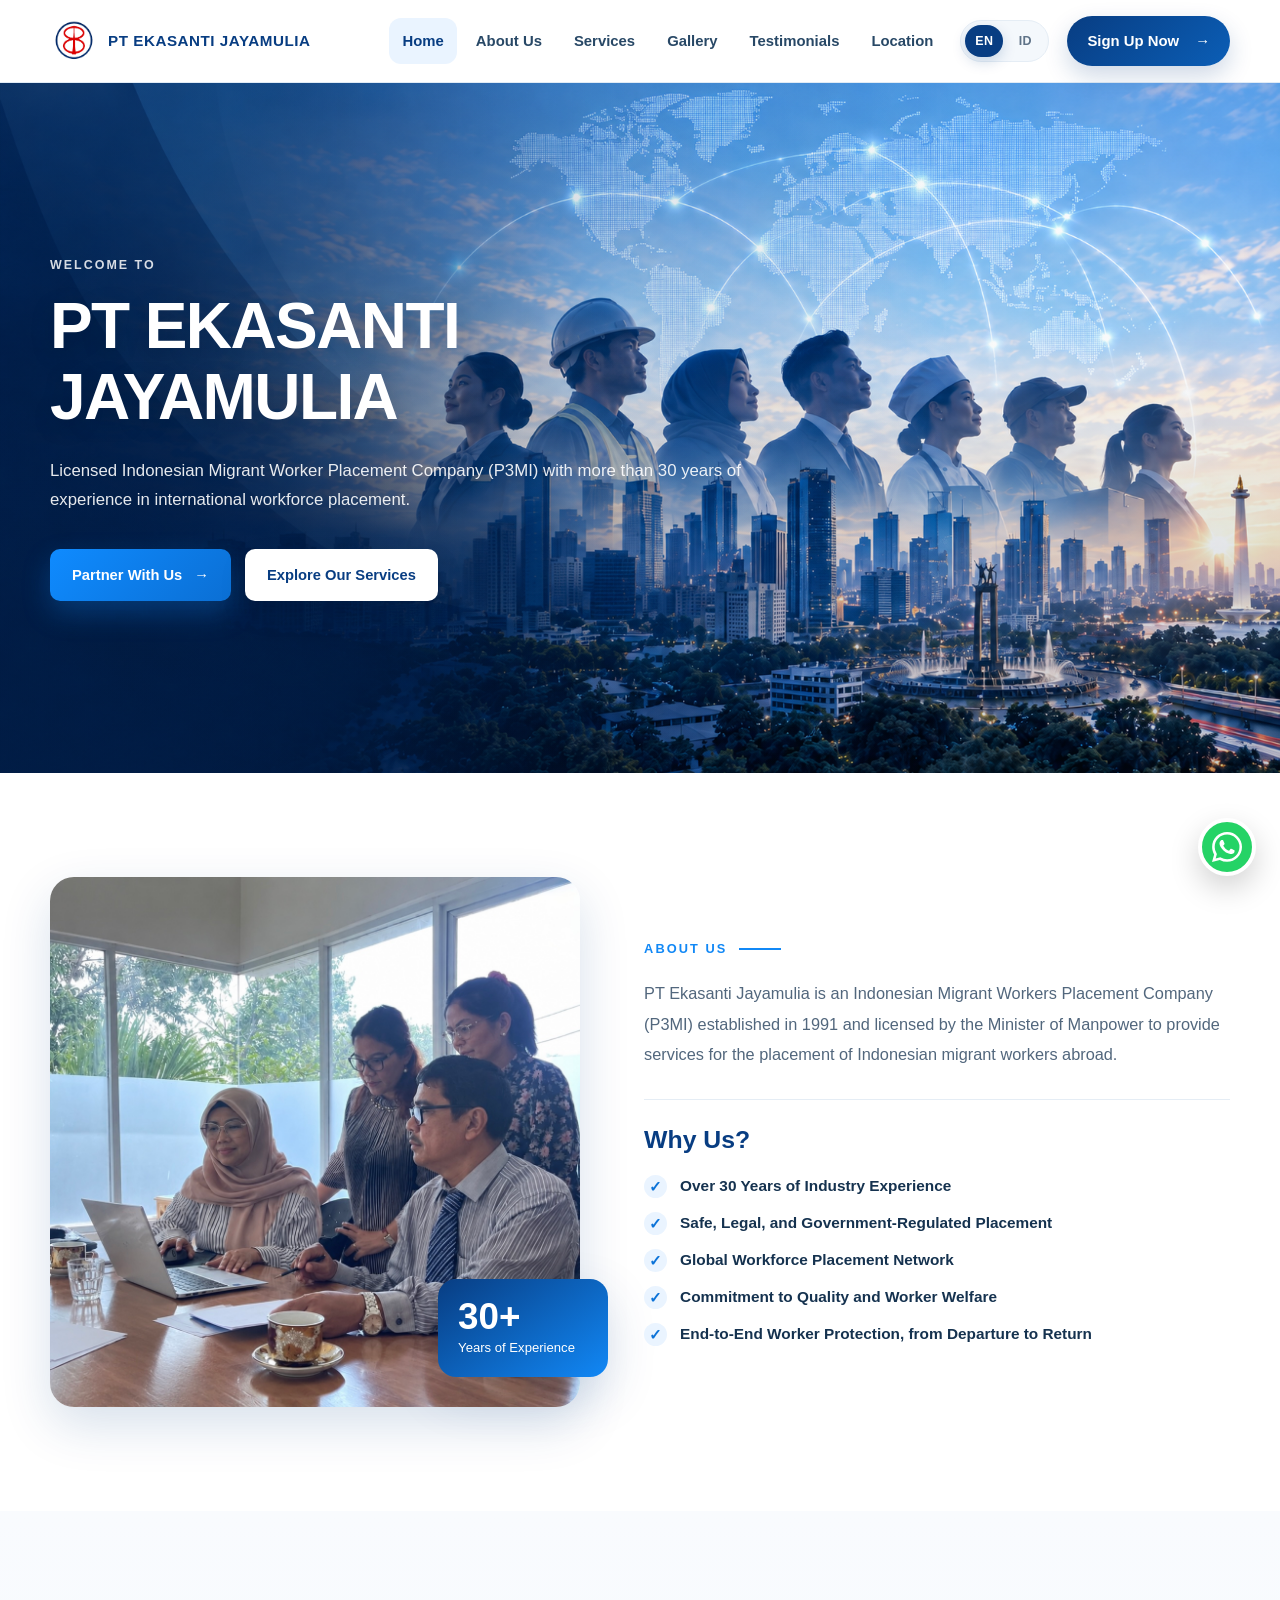
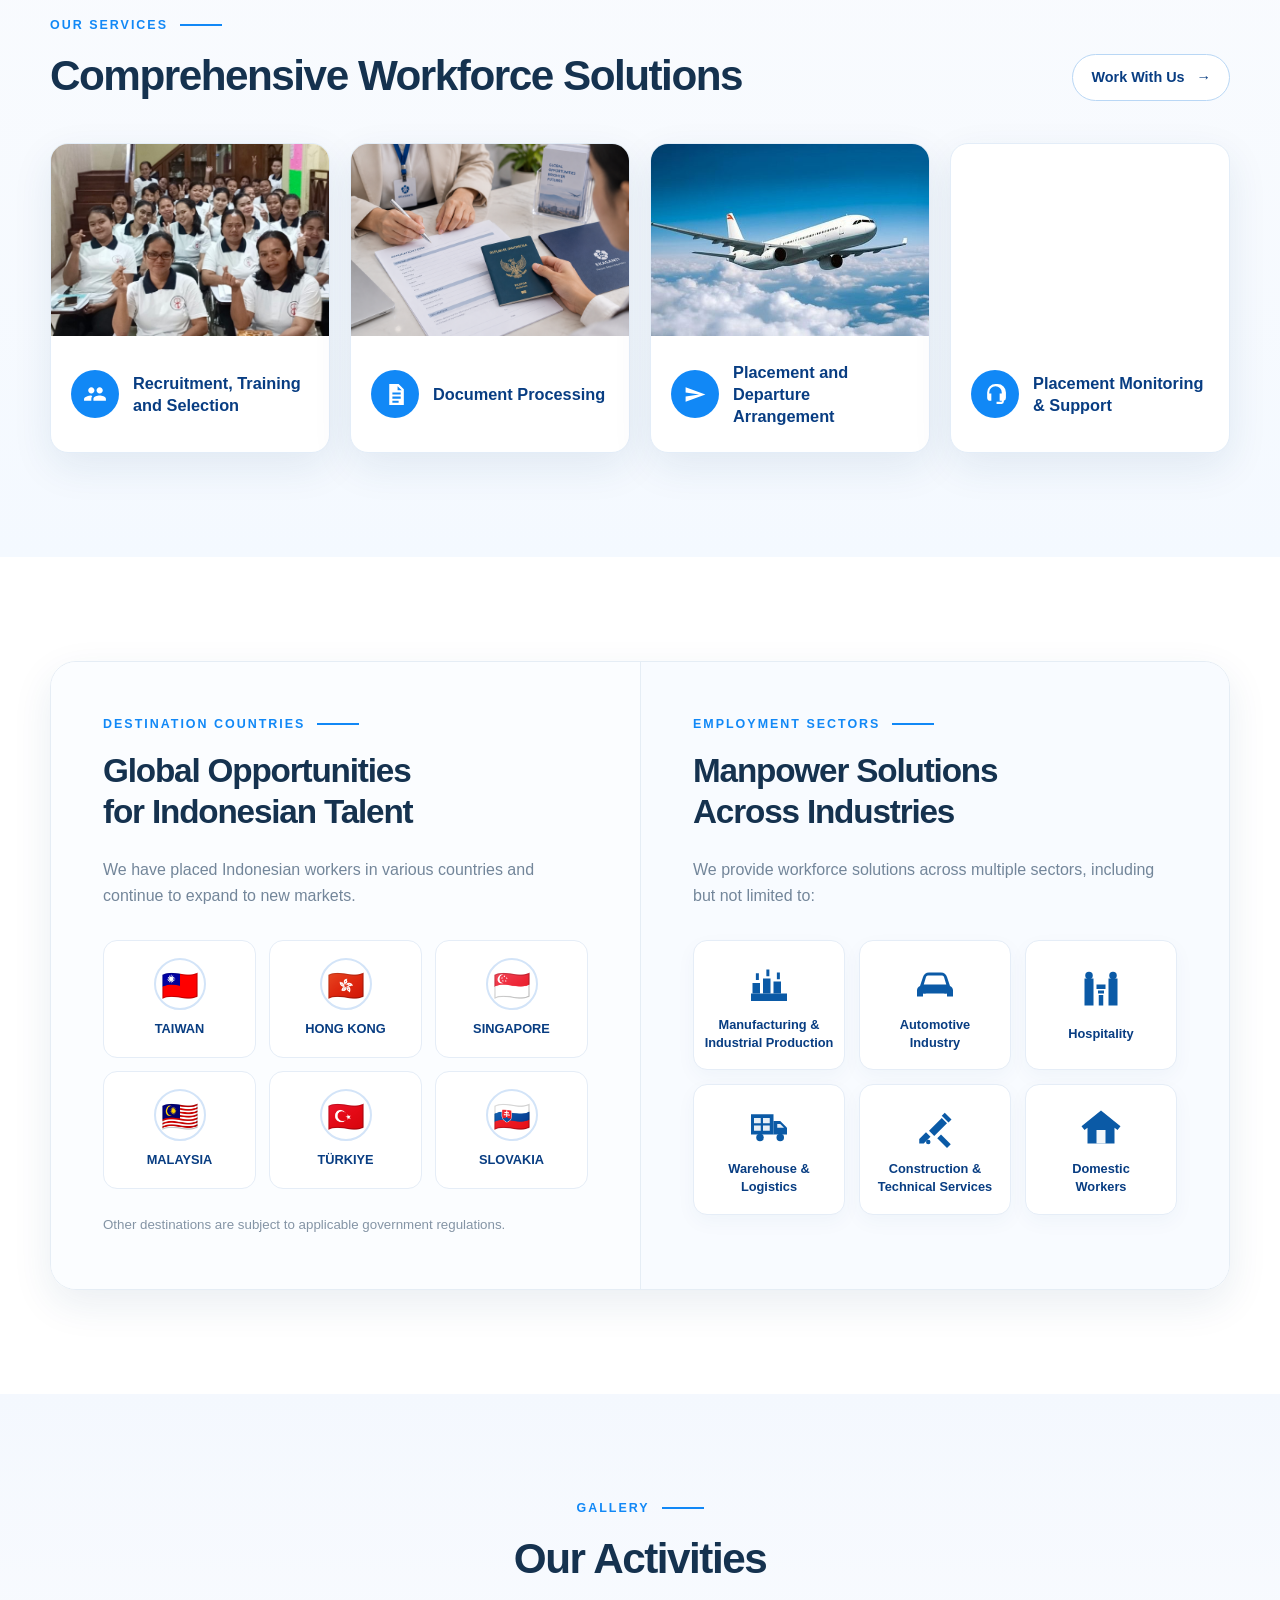
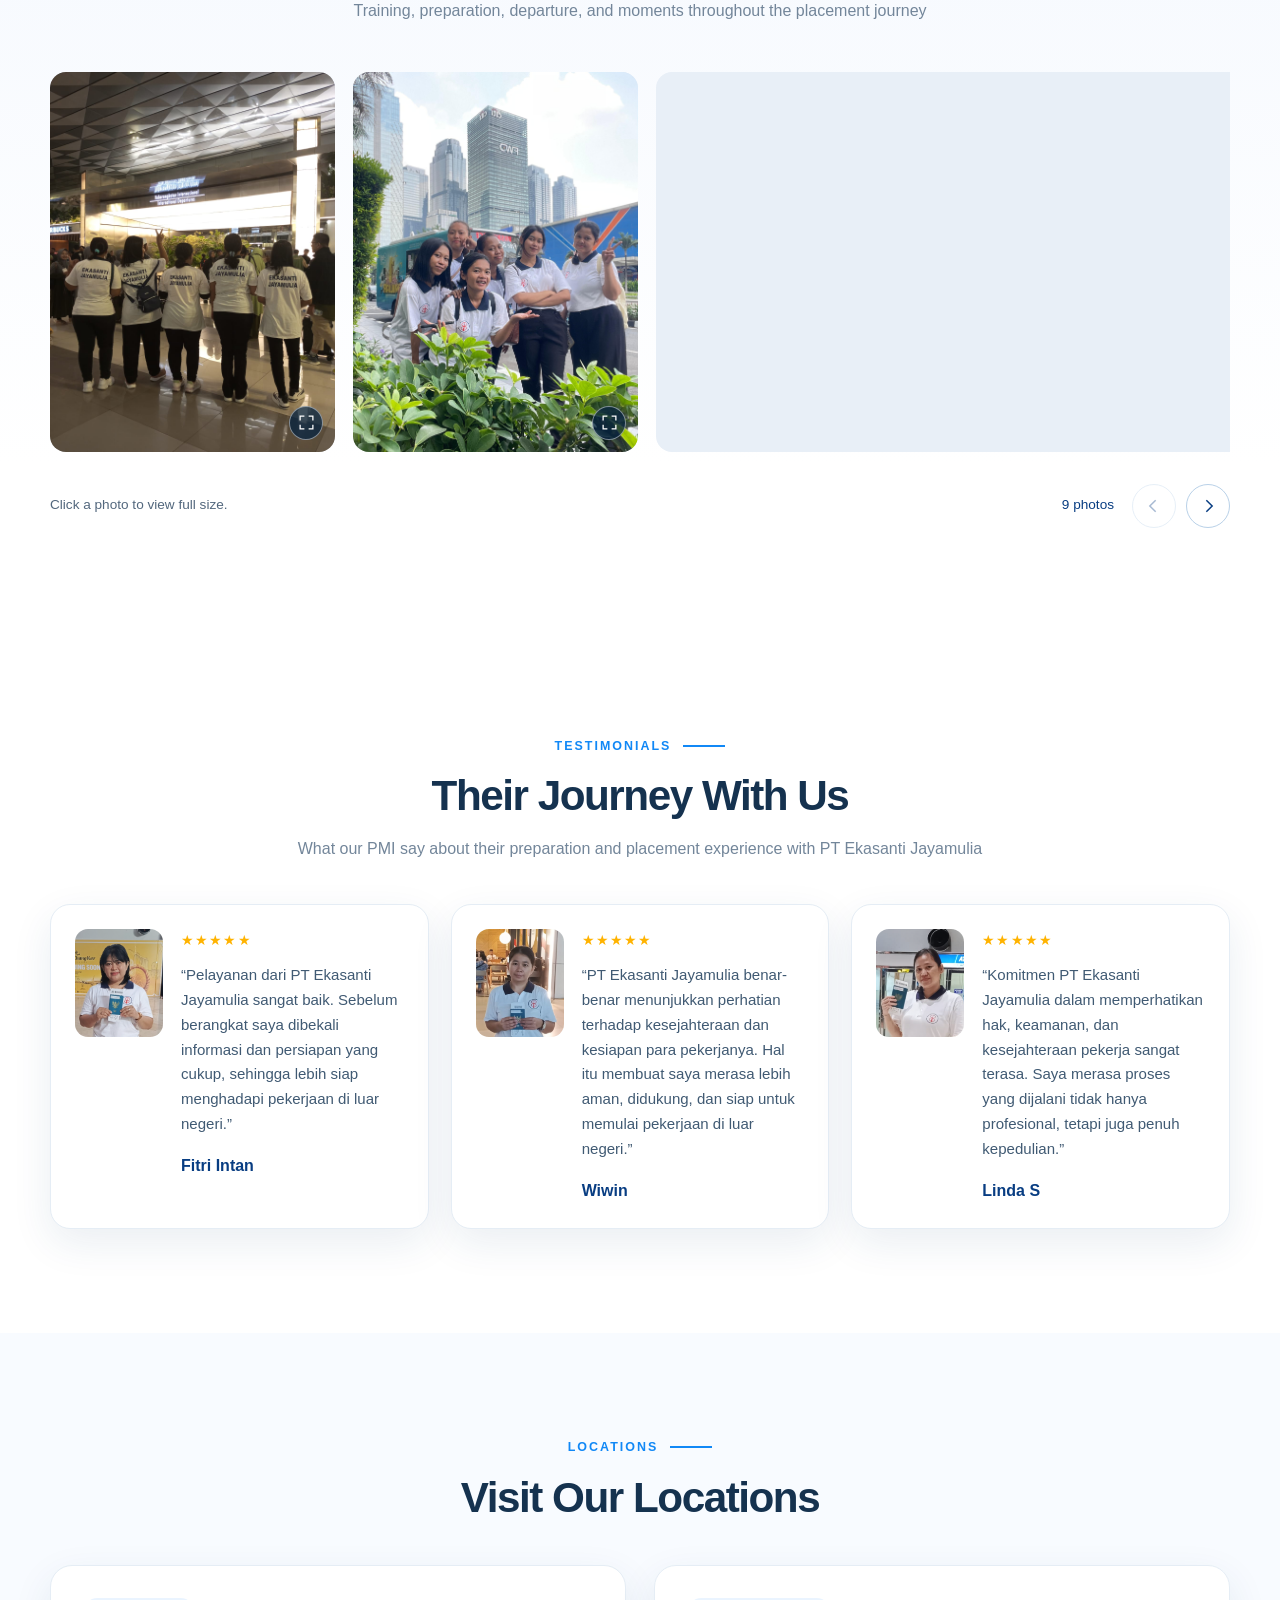
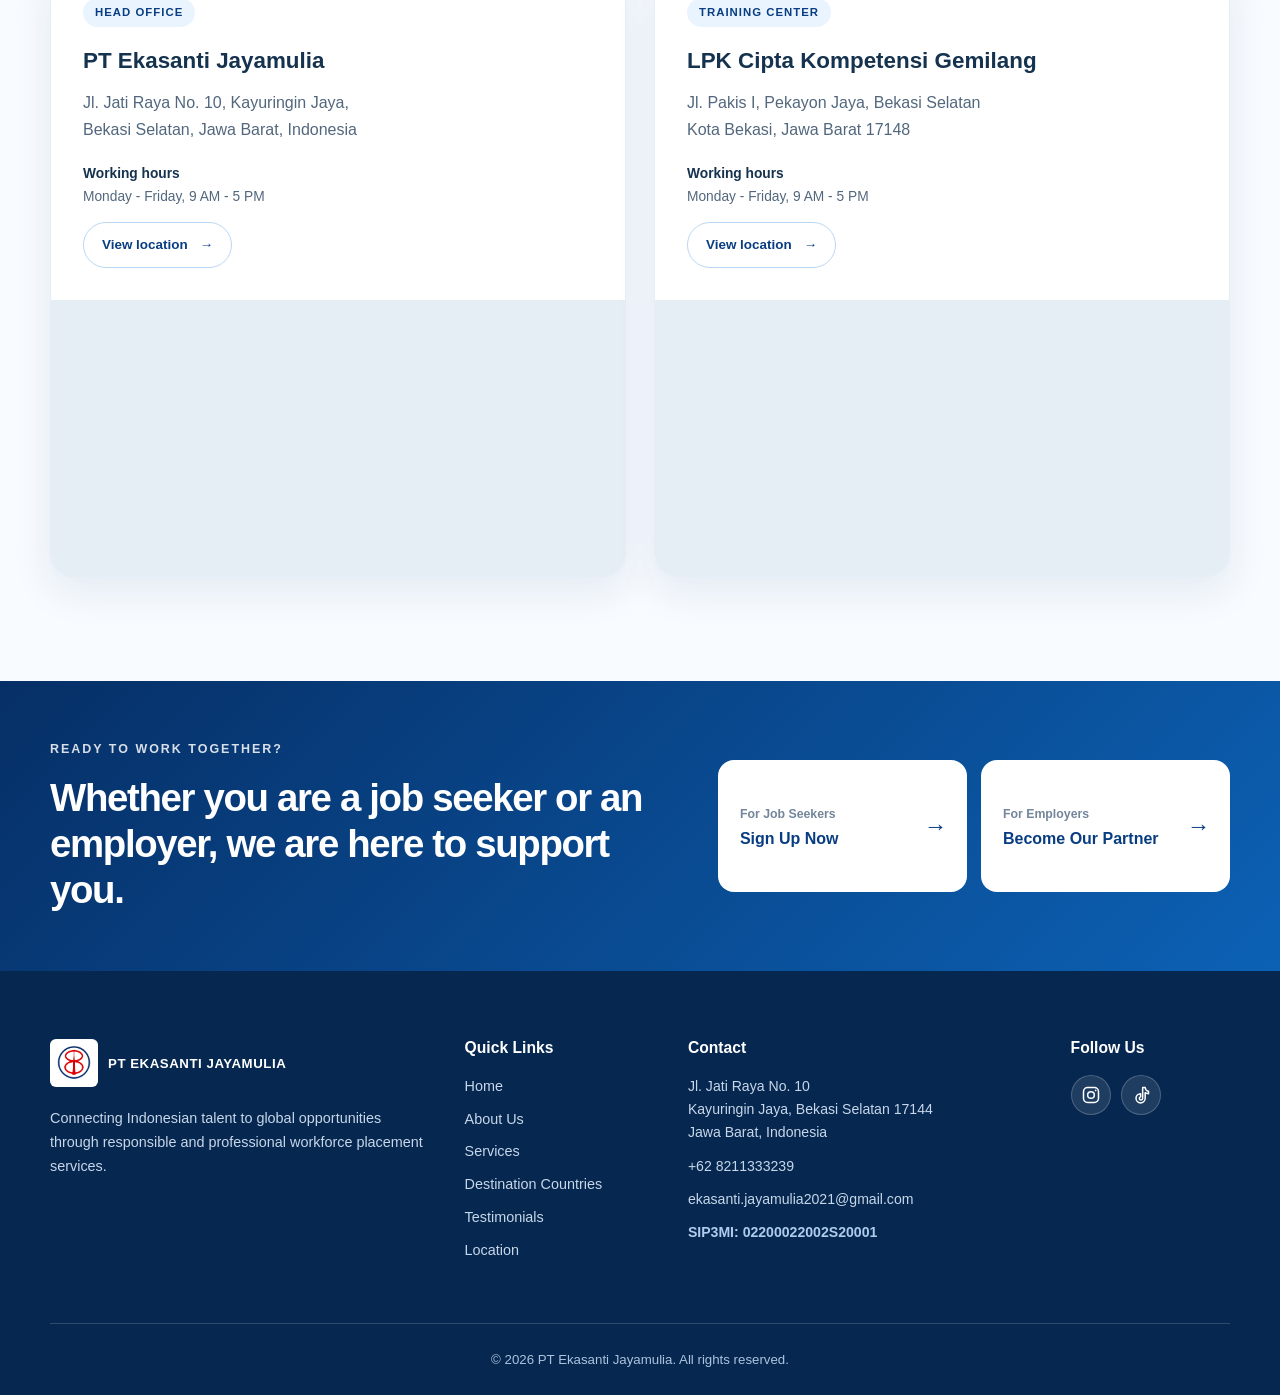
<file: index.html>
<!DOCTYPE html>

<html lang="en">
<head>
<meta charset="utf-8"/>
<meta content="width=device-width, initial-scale=1.0" name="viewport"/>
<title>PT Ekasanti Jayamulia | Licensed Indonesian Workforce Agency</title>
<meta name="description" content="PT Ekasanti Jayamulia has over 30 years of experience in international workforce recruitment and placement, connecting Indonesian talent with employment opportunities worldwide."/>
<meta name="robots" content="index, follow, max-image-preview:large"/>
<link rel="canonical" href="https://ptekasantijayamulia.com/"/>
<meta property="og:type" content="website"/>
<meta property="og:site_name" content="PT Ekasanti Jayamulia"/>
<meta property="og:title" content="PT Ekasanti Jayamulia | Licensed Indonesian Workforce Agency"/>
<meta property="og:description" content="PT Ekasanti Jayamulia has over 30 years of experience in international workforce recruitment and placement, connecting Indonesian talent with employment opportunities worldwide."/>
<meta property="og:url" content="https://ptekasantijayamulia.com/"/>
<meta property="og:image" content="https://ptekasantijayamulia.com/assets/hero.png"/>
<meta property="og:image:alt" content="PT Ekasanti Jayamulia - Licensed Indonesian Workforce Agency"/>
<meta name="twitter:card" content="summary_large_image"/>
<meta name="twitter:title" content="PT Ekasanti Jayamulia | Licensed Indonesian Workforce Agency"/>
<meta name="twitter:description" content="PT Ekasanti Jayamulia has over 30 years of experience in international workforce recruitment and placement, connecting Indonesian talent with employment opportunities worldwide."/>
<meta name="twitter:image" content="https://ptekasantijayamulia.com/assets/hero.png"/>
<script type="application/ld+json">
{
  "@context": "https://schema.org",
  "@type": "Organization",
  "name": "PT Ekasanti Jayamulia",
  "url": "https://ptekasantijayamulia.com/",
  "logo": "https://ptekasantijayamulia.com/assets/logo.png",
  "description": "PT Ekasanti Jayamulia has over 30 years of experience in international workforce recruitment and placement, connecting Indonesian talent with employment opportunities worldwide.",
  "telephone": "+62-821-1333-239",
  "email": "ekasanti.jayamulia2021@gmail.com",
  "address": {
    "@type": "PostalAddress",
    "streetAddress": "Jl. Jati Raya No. 10, Kayuringin Jaya",
    "addressLocality": "Bekasi Selatan",
    "addressRegion": "Jawa Barat",
    "postalCode": "17144",
    "addressCountry": "ID"
  },
  "sameAs": [
    "https://www.instagram.com/pt.ekasantijayamulia/",
    "https://www.tiktok.com/@ekasanti.jayamulia"
  ]
}
</script>
<link href="style.css" rel="stylesheet"/>
<link href="favicon.ico?v=20260921" rel="icon" type="image/x-icon"/>
<link href="assets/favicon-32x32.png?v=20260921" rel="icon" sizes="32x32" type="image/png"/>
<link href="assets/favicon-16x16.png?v=20260921" rel="icon" sizes="16x16" type="image/png"/>
<link href="assets/apple-touch-icon.png?v=20260921" rel="apple-touch-icon" sizes="180x180"/>
</head>
<body>
<header class="site-header">
<div class="container nav-wrap">
<a aria-label="PT Ekasanti Jayamulia home" class="brand" href="#home">
<img alt="PT Ekasanti Jayamulia logo" src="assets/logo.png"/>
<span>PT EKASANTI JAYAMULIA</span>
</a>
<button aria-controls="primary-navigation" aria-expanded="false" aria-label="Open navigation" class="nav-toggle-label nav-menu-button" hidden="" id="nav-menu-button" type="button"><span></span><span></span><span></span></button>
<nav aria-label="Primary navigation" class="main-nav" id="primary-navigation">
<a class="active" href="#home">Home</a>
<a href="#about">About Us</a>
<a href="#services">Services</a>
<a href="#gallery">Gallery</a>
<a href="#testimonials">Testimonials</a>
<a href="#location">Location</a>
<div aria-label="Language selector" class="language-switcher" role="group"><button aria-pressed="true" class="language-option active" data-lang="en" type="button">EN</button><button aria-pressed="false" class="language-option" data-lang="id" type="button">ID</button></div><a class="nav-cta" href="signup.html">Sign Up Now <span>→</span></a>
</nav>
</div>
</header>
<main>
<section class="hero" id="home">
<div class="hero-overlay"></div>
<div class="container hero-content">
<p class="eyebrow light">Welcome to</p>
<h1>PT Ekasanti Jayamulia</h1>
<p class="hero-copy">Licensed Indonesian Migrant Worker Placement Company (P3MI) with more than 30 years of experience in international workforce placement.</p>
<div class="hero-actions">
<a class="btn btn-primary" href="#partner">Partner With Us <span>→</span></a>
<a class="btn btn-light" href="#services">Explore Our Services</a>
</div>
</div>
</section>
<section aria-labelledby="about-title" class="section about" id="about">
<div class="container two-col about-grid">
<div class="about-image-wrap">
<img alt="PT Ekasanti Jayamulia team in a meeting" decoding="async" loading="lazy" src="assets/about.jpg"/>
<div class="experience-badge">
<strong>30+</strong>
<span>Years of Experience</span>
</div>
</div>
<div class="about-copy">
<h2 class="eyebrow" id="about-title">About Us <span aria-hidden="true"></span></h2>
<p>PT Ekasanti Jayamulia is an Indonesian Migrant Workers Placement Company (P3MI) established in 1991 and licensed by the Minister of Manpower to provide services for the placement of Indonesian migrant workers abroad.</p>
<div class="why-us">
<h3>Why Us?</h3>
<ul class="advantages-list">
<li>Over 30 Years of Industry Experience</li>
<li>Safe, Legal, and Government-Regulated Placement</li>
<li>Global Workforce Placement Network</li>
<li>Commitment to Quality and Worker Welfare</li>
<li>End-to-End Worker Protection, from Departure to Return</li>
</ul>
</div>
</div>
</div>
</section>
<section class="section services-section" id="services">
<div class="container">
<div class="section-heading split-heading">
<div>
<p class="eyebrow">Our Services <span></span></p>
<h2>Comprehensive Workforce Solutions</h2>
</div>
<a class="text-link" href="#partner">Work With Us <span>→</span></a>
</div>
<div class="service-grid">
<article class="service-card">
<img alt="Recruitment and training" decoding="async" loading="lazy" src="assets/service-recruitment.jpg"/>
<div class="service-body">
<span aria-hidden="true" class="icon-circle">
<svg viewbox="0 0 24 24"><path d="M16 11c1.66 0 3-1.34 3-3s-1.34-3-3-3-3 1.34-3 3 1.34 3 3 3ZM8 11c1.66 0 3-1.34 3-3S9.66 5 8 5 5 6.34 5 8s1.34 3 3 3Zm8 2c-2 0-6 1-6 3v2h12v-2c0-2-4-3-6-3ZM8 13c-2.33 0-7 1.17-7 3.5V18h7v-2c0-.85.33-1.59.91-2.22A8.97 8.97 0 0 0 8 13Z"></path></svg>
</span>
<h3>Recruitment, Training and Selection</h3>
</div>
</article>
<article class="service-card">
<img alt="Worker document processing" decoding="async" loading="lazy" src="assets/service-documents.jpg"/>
<div class="service-body">
<span aria-hidden="true" class="icon-circle">
<svg viewbox="0 0 24 24"><path d="M6 2h9l5 5v15H6V2Zm8 2v4h4l-4-4ZM9 12h8v-2H9v2Zm0 4h8v-2H9v2Zm0 4h6v-2H9v2Z"></path></svg>
</span>
<h3>Document Processing</h3>
</div>
</article>
<article class="service-card">
<img alt="Aircraft for worker placement and departure" decoding="async" loading="lazy" src="assets/service-departure.jpg"/>
<div class="service-body">
<span aria-hidden="true" class="icon-circle">
<svg viewbox="0 0 24 24"><path d="m2.5 19 19-7-19-7v5l13 2-13 2v5Z"></path></svg>
</span>
<h3>Placement and Departure Arrangement</h3>
</div>
</article>
<article class="service-card">
<img alt="Worker monitoring and support" decoding="async" loading="lazy" src="assets/service-monitoring.jpg"/>
<div class="service-body">
<span aria-hidden="true" class="icon-circle">
<svg viewbox="0 0 24 24"><path d="M12 2a8 8 0 0 0-8 8v5a3 3 0 0 0 3 3h1v-7H6v-1a6 6 0 1 1 12 0v1h-2v7h2v1h-5v2h5a2 2 0 0 0 2-2v-1a3 3 0 0 0 2-3v-5a8 8 0 0 0-8-8h-2Z"></path></svg>
</span>
<h3>Placement Monitoring &amp; Support</h3>
</div>
</article>
</div>
</div>
</section>
<section class="section opportunity-section" id="destinations">
<div class="container opportunity-grid">
<div class="opportunity-panel">
<p class="eyebrow">Destination Countries <span></span></p>
<h2>Global Opportunities<br/>for Indonesian Talent</h2>
<p class="muted">We have placed Indonesian workers in various countries and continue to expand to new markets.</p>
<div class="country-grid">
<div class="country"><span class="flag">🇹🇼</span><strong>Taiwan</strong></div>
<div class="country"><span class="flag">🇭🇰</span><strong>Hong Kong</strong></div>
<div class="country"><span class="flag">🇸🇬</span><strong>Singapore</strong></div>
<div class="country"><span class="flag">🇲🇾</span><strong>Malaysia</strong></div>
<div class="country"><span class="flag">🇹🇷</span><strong>Türkiye</strong></div>
<div class="country"><span class="flag">🇸🇰</span><strong>Slovakia</strong></div>
</div>
<small>Other destinations are subject to applicable government regulations.</small>
</div>
<div class="opportunity-panel sectors-panel">
<p class="eyebrow">Employment Sectors <span></span></p>
<h2>Manpower Solutions<br/>Across Industries</h2>
<p class="muted">We provide workforce solutions across multiple sectors, including but not limited to:</p>
<div class="sector-grid">
<div class="sector-card"><span aria-hidden="true" class="sector-icon"><img alt="" decoding="async" height="48" loading="lazy" src="assets/industries/01_manufacturing_industrial.svg" width="48"/></span><strong>Manufacturing &amp;<br/>Industrial Production</strong></div>
<div class="sector-card"><span aria-hidden="true" class="sector-icon"><img alt="" decoding="async" height="48" loading="lazy" src="assets/industries/02_automotive_industry.svg" width="48"/></span><strong>Automotive<br/>Industry</strong></div>
<div class="sector-card"><span aria-hidden="true" class="sector-icon"><img alt="" decoding="async" height="48" loading="lazy" src="assets/industries/03_hospitality.svg" width="48"/></span><strong>Hospitality</strong></div>
<div class="sector-card"><span aria-hidden="true" class="sector-icon"><img alt="" decoding="async" height="48" loading="lazy" src="assets/industries/04_warehouse_logistics.svg" width="48"/></span><strong>Warehouse &amp;<br/>Logistics</strong></div>
<div class="sector-card"><span aria-hidden="true" class="sector-icon"><img alt="" decoding="async" height="48" loading="lazy" src="assets/industries/05_construction_technical_services.svg" width="48"/></span><strong>Construction &amp;<br/>Technical Services</strong></div>
<div class="sector-card"><span aria-hidden="true" class="sector-icon"><img alt="" decoding="async" height="48" loading="lazy" src="assets/industries/06_domestic_workers.svg" width="48"/></span><strong>Domestic<br/>Workers</strong></div>
</div>
</div>
</div>
</section>
<section class="section gallery-section" id="gallery">
<div class="container">
<div class="section-heading centered-heading">
<p class="eyebrow">Gallery <span></span></p>
<h2 id="gallery-title">Our Activities</h2>
<p>Training, preparation, departure, and moments throughout the placement journey</p>
</div>
<div aria-labelledby="gallery-title" aria-roledescription="carousel" class="gallery-carousel" data-carousel="" role="region"><div aria-label="Activity photos. Swipe or use the arrow buttons to browse. Select a photo to enlarge it." class="gallery-track" id="gallery-track" tabindex="0">
<figure aria-label="Photo 1 of 9" aria-roledescription="slide" class="gallery-item" role="group" style="--photo-ratio: 1200 / 1600;"><a aria-label="Open photo 1: Departure group at the airport" class="gallery-photo-link" data-gallery-photo="" href="assets/gallery-1.jpg"><img alt="Departure group at the airport" decoding="async" draggable="false" height="1600" loading="lazy" src="assets/gallery-1.jpg" width="1200"/><span aria-hidden="true" class="gallery-zoom"><svg fill="none" stroke="currentColor" stroke-width="1.8" viewbox="0 0 24 24"><path d="M9 3H3v6m12-6h6v6M3 15v6h6m12-6v6h-6"></path></svg></span></a></figure>
<figure aria-label="Photo 2 of 9" aria-roledescription="slide" class="gallery-item" role="group" style="--photo-ratio: 2316 / 3088;"><a aria-label="Open photo 2: A moment together during the placement journey" class="gallery-photo-link" data-gallery-photo="" href="assets/gallery-4.jpg"><img alt="A moment together during the placement journey" decoding="async" draggable="false" height="3088" loading="lazy" src="assets/gallery-4.jpg" width="2316"/><span aria-hidden="true" class="gallery-zoom"><svg fill="none" stroke="currentColor" stroke-width="1.8" viewbox="0 0 24 24"><path d="M9 3H3v6m12-6h6v6M3 15v6h6m12-6v6h-6"></path></svg></span></a></figure>
<figure aria-label="Photo 3 of 9" aria-roledescription="slide" class="gallery-item" role="group" style="--photo-ratio: 4080 / 2288;"><a aria-label="Open photo 3: A group moment with our participants" class="gallery-photo-link" data-gallery-photo="" href="assets/gallery-8.jpg"><img alt="A group moment with our participants" decoding="async" draggable="false" height="2288" loading="lazy" src="assets/gallery-8.jpg" width="4080"/><span aria-hidden="true" class="gallery-zoom"><svg fill="none" stroke="currentColor" stroke-width="1.8" viewbox="0 0 24 24"><path d="M9 3H3v6m12-6h6v6M3 15v6h6m12-6v6h-6"></path></svg></span></a></figure>
<figure aria-label="Photo 4 of 9" aria-roledescription="slide" class="gallery-item" role="group" style="--photo-ratio: 768 / 1024;"><a aria-label="Open photo 4: Group activity in green uniforms" class="gallery-photo-link" data-gallery-photo="" href="assets/gallery-2.jpg"><img alt="Group activity in green uniforms" decoding="async" draggable="false" height="1024" loading="lazy" src="assets/gallery-2.jpg" width="768"/><span aria-hidden="true" class="gallery-zoom"><svg fill="none" stroke="currentColor" stroke-width="1.8" viewbox="0 0 24 24"><path d="M9 3H3v6m12-6h6v6M3 15v6h6m12-6v6h-6"></path></svg></span></a></figure>
<figure aria-label="Photo 5 of 9" aria-roledescription="slide" class="gallery-item" role="group" style="--photo-ratio: 1600 / 1200;"><a aria-label="Open photo 5: Classroom preparation session" class="gallery-photo-link" data-gallery-photo="" href="assets/gallery-3.jpg"><img alt="Classroom preparation session" decoding="async" draggable="false" height="1200" loading="lazy" src="assets/gallery-3.jpg" width="1600"/><span aria-hidden="true" class="gallery-zoom"><svg fill="none" stroke="currentColor" stroke-width="1.8" viewbox="0 0 24 24"><path d="M9 3H3v6m12-6h6v6M3 15v6h6m12-6v6h-6"></path></svg></span></a></figure>
<figure aria-label="Photo 6 of 9" aria-roledescription="slide" class="gallery-item" role="group" style="--photo-ratio: 1200 / 1600;"><a aria-label="Open photo 6: Learning and preparation in the classroom" class="gallery-photo-link" data-gallery-photo="" href="assets/gallery-5.jpg"><img alt="Learning and preparation in the classroom" decoding="async" draggable="false" height="1600" loading="lazy" src="assets/gallery-5.jpg" width="1200"/><span aria-hidden="true" class="gallery-zoom"><svg fill="none" stroke="currentColor" stroke-width="1.8" viewbox="0 0 24 24"><path d="M9 3H3v6m12-6h6v6M3 15v6h6m12-6v6h-6"></path></svg></span></a></figure>
<figure aria-label="Photo 7 of 9" aria-roledescription="slide" class="gallery-item" role="group" style="--photo-ratio: 1200 / 1600;"><a aria-label="Open photo 7: Group photo during the placement journey" class="gallery-photo-link" data-gallery-photo="" href="assets/gallery-6.jpg"><img alt="Group photo during the placement journey" decoding="async" draggable="false" height="1600" loading="lazy" src="assets/gallery-6.jpg" width="1200"/><span aria-hidden="true" class="gallery-zoom"><svg fill="none" stroke="currentColor" stroke-width="1.8" viewbox="0 0 24 24"><path d="M9 3H3v6m12-6h6v6M3 15v6h6m12-6v6h-6"></path></svg></span></a></figure>
<figure aria-label="Photo 8 of 9" aria-roledescription="slide" class="gallery-item" role="group" style="--photo-ratio: 966 / 1410;"><a aria-label="Open photo 8: Ready for departure at the airport" class="gallery-photo-link" data-gallery-photo="" href="assets/gallery-7.jpg"><img alt="Ready for departure at the airport" decoding="async" draggable="false" height="1410" loading="lazy" src="assets/gallery-7.jpg" width="966"/><span aria-hidden="true" class="gallery-zoom"><svg fill="none" stroke="currentColor" stroke-width="1.8" viewbox="0 0 24 24"><path d="M9 3H3v6m12-6h6v6M3 15v6h6m12-6v6h-6"></path></svg></span></a></figure>
<figure aria-label="Photo 9 of 9" aria-roledescription="slide" class="gallery-item" role="group" style="--photo-ratio: 768 / 1024;"><a aria-label="Open photo 9: Participants in green uniforms on the staircase" class="gallery-photo-link" data-gallery-photo="" href="assets/gallery-9.jpg"><img alt="Participants in green uniforms on the staircase" decoding="async" draggable="false" height="1024" loading="lazy" src="assets/gallery-9.jpg" width="768"/><span aria-hidden="true" class="gallery-zoom"><svg fill="none" stroke="currentColor" stroke-width="1.8" viewbox="0 0 24 24"><path d="M9 3H3v6m12-6h6v6M3 15v6h6m12-6v6h-6"></path></svg></span></a></figure></div><div class="gallery-controls" hidden="">
<p class="gallery-hint">Click a photo to view full size.</p>
<div class="gallery-navigation">
<span class="gallery-counter">9 photos</span>
<button aria-controls="gallery-track" aria-label="Scroll photos left" class="carousel-arrow" data-direction="previous" type="button"><svg aria-hidden="true" viewbox="0 0 24 24"><path d="m14 5-7 7 7 7"></path></svg></button>
<button aria-controls="gallery-track" aria-label="Scroll photos right" class="carousel-arrow" data-direction="next" type="button"><svg aria-hidden="true" viewbox="0 0 24 24"><path d="m10 5 7 7-7 7"></path></svg></button>
</div>
</div></div>
</div>
</section>
<section class="section testimonials-section" id="testimonials">
<div class="container">
<div class="section-heading centered-heading">
<p class="eyebrow">Testimonials <span></span></p>
<h2>Their Journey With Us</h2>
<p>What our PMI say about their preparation and placement experience with PT Ekasanti Jayamulia</p>
</div>
<div class="testimonial-grid">
<article class="testimonial-card">
<img alt="Fitri Intan" decoding="async" loading="lazy" src="assets/testimonial-fitri.png"/>
<div>
<div aria-label="5 stars" class="stars">★★★★★</div>
<blockquote>“Pelayanan dari PT Ekasanti Jayamulia sangat baik. Sebelum berangkat saya dibekali informasi dan persiapan yang cukup, sehingga lebih siap menghadapi pekerjaan di luar negeri.”</blockquote>
<strong>Fitri Intan</strong>
</div>
</article>
<article class="testimonial-card">
<img alt="Wiwin" decoding="async" loading="lazy" src="assets/testimonial-wiwin.png"/>
<div>
<div aria-label="5 stars" class="stars">★★★★★</div>
<blockquote>“PT Ekasanti Jayamulia benar-benar menunjukkan perhatian terhadap kesejahteraan dan kesiapan para pekerjanya. Hal itu membuat saya merasa lebih aman, didukung, dan siap untuk memulai pekerjaan di luar negeri.”</blockquote>
<strong>Wiwin</strong>
</div>
</article>
<article class="testimonial-card">
<img alt="Linda S" decoding="async" loading="lazy" src="assets/testimonial-linda.png"/>
<div>
<div aria-label="5 stars" class="stars">★★★★★</div>
<blockquote>“Komitmen PT Ekasanti Jayamulia dalam memperhatikan hak, keamanan, dan kesejahteraan pekerja sangat terasa. Saya merasa proses yang dijalani tidak hanya profesional, tetapi juga penuh kepedulian.”</blockquote>
<strong>Linda S</strong>
</div>
</article>
</div>
</div>
</section>
<section aria-labelledby="locations-title" class="section location-section" id="location">
<div class="container">
<div class="section-heading centered-heading">
<p class="eyebrow">Locations <span aria-hidden="true"></span></p>
<h2 id="locations-title">Visit Our Locations</h2>
</div>
<div class="locations-grid">
<article class="location-card">
<div class="location-card-copy">
<span class="location-label">Head Office</span>
<h3>PT Ekasanti Jayamulia</h3>
<p class="location-address">Jl. Jati Raya No. 10, Kayuringin Jaya,<br/>Bekasi Selatan, Jawa Barat, Indonesia</p>
<p class="location-hours"><strong>Working hours</strong><br/>Monday - Friday, 9 AM - 5 PM</p>
<a class="text-link" href="https://www.google.com/maps/search/?api=1&amp;query=Jl.%20Jati%20Raya%20No.%2010%20Kayuringin%20Jaya%20Bekasi%20Selatan" rel="noopener noreferrer" target="_blank">View location <span aria-hidden="true">→</span></a>
</div>
<div class="location-map"><iframe loading="lazy" referrerpolicy="no-referrer-when-downgrade" src="https://www.google.com/maps?q=Jl.%20Jati%20Raya%20No.%2010%20Kayuringin%20Jaya%20Bekasi%20Selatan&amp;output=embed" title="Head office: Jl. Jati Raya No. 10, Bekasi"></iframe></div>
</article>
<article class="location-card">
<div class="location-card-copy">
<span class="location-label">Training Center</span>
<h3>LPK Cipta Kompetensi Gemilang</h3>
<p class="location-address">Jl. Pakis I, Pekayon Jaya, Bekasi Selatan<br/>Kota Bekasi, Jawa Barat 17148</p><p class="location-hours"><strong>Working hours</strong><br/>Monday - Friday, 9 AM - 5 PM</p>
<!-- The PDF's exact link is preserved. It is labelled PT. EKASANTI JAYAMULIA in its URL; please confirm the training pin before publishing. -->
<a class="text-link" href="https://www.google.com/search?client=safari&amp;hs=DeKB&amp;sca_esv=7e0b80c1489ba33d&amp;hl=en-id&amp;cs=0&amp;output=search&amp;kgmid=%2Fg%2F11h76gp2gj&amp;q=PT.%20EKASANTI%20JAYAMULIA&amp;shem=epsd1%2Cltae%2Crimspwouoe&amp;shndl=30&amp;source=sh%2Fx%2Floc%2Fact%2Fm4%2F3" rel="noopener noreferrer" target="_blank">View location <span aria-hidden="true">→</span></a>
</div>
<!-- Address-based map preview, not a verified business pin. -->
<div class="location-map"><iframe loading="lazy" referrerpolicy="no-referrer-when-downgrade" src="https://www.google.com/maps?q=Jl.%20Pakis%20I%2C%20Pekayon%20Jaya%2C%20Bekasi%20Selatan%2C%20Kota%20Bekasi%2C%20Jawa%20Barat%2017148&amp;output=embed" title="Training address area: Jl. Pakis I, Pekayon Jaya, Bekasi"></iframe></div>
</article>
</div>
</div>
</section>
<section class="partner-section" id="partner">
<div class="container partner-inner">
<div>
<p class="eyebrow light">Ready to Work Together?</p>
<h2>Whether you are a job seeker or an employer, we are here to support you.</h2>
</div>
<div class="partner-actions">
<a class="partner-card" href="signup.html">
<span class="partner-label">For Job Seekers</span>
<strong>Sign Up Now</strong>
<span class="arrow">→</span>
</a>
<a class="partner-card" href="mailto:ekasanti.jayamulia2021@gmail.com?subject=Employer%20Partnership%20Inquiry%20-%20PT%20Ekasanti%20Jayamulia">
<span class="partner-label">For Employers</span>
<strong>Become Our Partner</strong>
<span class="arrow">→</span>
</a>
</div>
</div>
</section>
</main>
<footer class="site-footer">
<div class="container footer-grid">
<div class="footer-brand">
<a class="brand" href="#home">
<img alt="PT Ekasanti Jayamulia logo" src="assets/logo.png"/>
<span>PT EKASANTI JAYAMULIA</span>
</a>
<p>Connecting Indonesian talent to global opportunities through responsible and professional workforce placement services.</p>
</div>
<div class="footer-col">
<h3>Quick Links</h3>
<a href="#home">Home</a>
<a href="#about">About Us</a>
<a href="#services">Services</a>
<a href="#destinations">Destination Countries</a>
<a href="#testimonials">Testimonials</a>
<a href="#location">Location</a>
</div>
<div class="footer-col footer-contact">
<h3>Contact</h3>
<p>Jl. Jati Raya No. 10<br/>Kayuringin Jaya, Bekasi Selatan 17144<br/>Jawa Barat, Indonesia</p>
<a href="tel:+628211333239">+62 8211333239</a>
<a href="mailto:ekasanti.jayamulia2021@gmail.com">ekasanti.jayamulia2021@gmail.com</a>
<p class="license">SIP3MI: 02200022002S20001</p>
</div>
<div class="footer-col">
<h3>Follow Us</h3>
<div class="socials">
<a aria-label="PT Ekasanti Jayamulia on Instagram" href="https://www.instagram.com/pt.ekasantijayamulia/" rel="noopener noreferrer" target="_blank">
<svg aria-hidden="true" fill="none" stroke="currentColor" stroke-width="1.8" viewbox="0 0 24 24"><rect height="18" rx="5" width="18" x="3" y="3"></rect><circle cx="12" cy="12" r="4"></circle><circle cx="17.6" cy="6.5" fill="currentColor" r="1" stroke="none"></circle></svg>
</a>
<a aria-label="PT Ekasanti Jayamulia on TikTok" href="https://www.tiktok.com/@ekasanti.jayamulia" rel="noopener noreferrer" target="_blank">
<svg aria-hidden="true" fill="none" stroke="currentColor" stroke-linecap="round" stroke-linejoin="round" stroke-width="1.8" viewbox="0 0 24 24"><path d="M14 3h3c.3 2.7 1.7 4.1 4 4.5v3a8 8 0 0 1-4-1.3V16a5.5 5.5 0 1 1-5.5-5.5V14a2 2 0 1 0 2.5 2V3Z"></path></svg>
</a>
</div>
</div>
</div>
<div class="container footer-bottom">
<span>© 2026 PT Ekasanti Jayamulia. All rights reserved.</span>

</div>
</footer>
<script defer="True" src="language.js"></script><script defer="" src="main.js"></script>
<a aria-label="Chat with us on WhatsApp" class="floating-whatsapp" href="https://wa.me/628211333239?text=Hello%20PT%20Ekasanti%20Jayamulia%2C%20I%20would%20like%20to%20know%20more%20about%20your%20services" rel="noopener" target="_blank">
<svg aria-hidden="true" viewbox="0 0 24 24"><path d="M20.5 3.5A11.86 11.86 0 0 0 12.04 0C5.46 0 .1 5.35.1 11.93c0 2.1.55 4.16 1.6 5.97L0 24l6.26-1.64a11.9 11.9 0 0 0 5.78 1.47h.01C18.63 23.83 24 18.48 24 11.9c0-3.18-1.24-6.16-3.5-8.4ZM12.04 21.82a9.87 9.87 0 0 1-5.03-1.38l-.36-.21-3.72.98.99-3.62-.24-.37a9.84 9.84 0 0 1-1.52-5.29c0-5.46 4.45-9.9 9.91-9.9 2.65 0 5.13 1.03 7 2.9a9.84 9.84 0 0 1 2.9 7c-.02 5.46-4.47 9.9-9.93 9.9Zm5.43-7.42c-.3-.15-1.76-.87-2.03-.97-.27-.1-.47-.15-.67.15-.2.3-.77.97-.94 1.17-.17.2-.35.22-.65.07-.3-.15-1.25-.46-2.39-1.48a8.96 8.96 0 0 1-1.65-2.05c-.17-.3-.02-.46.13-.61.13-.13.3-.35.45-.52.15-.17.2-.3.3-.5.1-.2.05-.37-.03-.52-.07-.15-.67-1.62-.92-2.22-.24-.58-.49-.5-.67-.51h-.57c-.2 0-.52.07-.79.37-.27.3-1.04 1.02-1.04 2.49s1.07 2.89 1.22 3.09c.15.2 2.1 3.2 5.08 4.48.71.31 1.27.49 1.7.63.71.23 1.36.2 1.87.12.57-.08 1.76-.72 2.01-1.42.25-.7.25-1.3.17-1.42-.07-.13-.27-.2-.57-.35Z"></path></svg>
</a>
<dialog aria-describedby="lightbox-caption" aria-labelledby="lightbox-title" class="gallery-lightbox" id="gallery-lightbox">
<div class="lightbox-shell">
<header class="lightbox-header">
<h2 id="lightbox-title">Our Activities</h2>
<div class="lightbox-header-actions">
<span aria-atomic="true" aria-live="polite" class="lightbox-counter" id="lightbox-counter"></span>
<button aria-label="Close photo viewer" autofocus="" class="lightbox-button lightbox-close" type="button">
<svg aria-hidden="true" viewbox="0 0 24 24"><path d="m6 6 12 12M18 6 6 18"></path></svg>
</button>
</div>
</header>
<div class="lightbox-stage">
<button aria-label="Previous photo" class="lightbox-button lightbox-previous" type="button"><svg aria-hidden="true" viewbox="0 0 24 24"><path d="m14 5-7 7 7 7"></path></svg></button>
<div class="lightbox-image-wrap"><img alt="" decoding="async" draggable="false" id="lightbox-image"/></div>
<button aria-label="Next photo" class="lightbox-button lightbox-next" type="button"><svg aria-hidden="true" viewbox="0 0 24 24"><path d="m10 5 7 7-7 7"></path></svg></button>
</div>
<footer class="lightbox-footer">
<p id="lightbox-caption"></p>
<p class="lightbox-instructions">Swipe or use the arrows to browse. Press Esc to close.</p>
</footer>
</div>
</dialog>
<script defer="" src="gallery.js"></script>
</body>
</html>
</file>
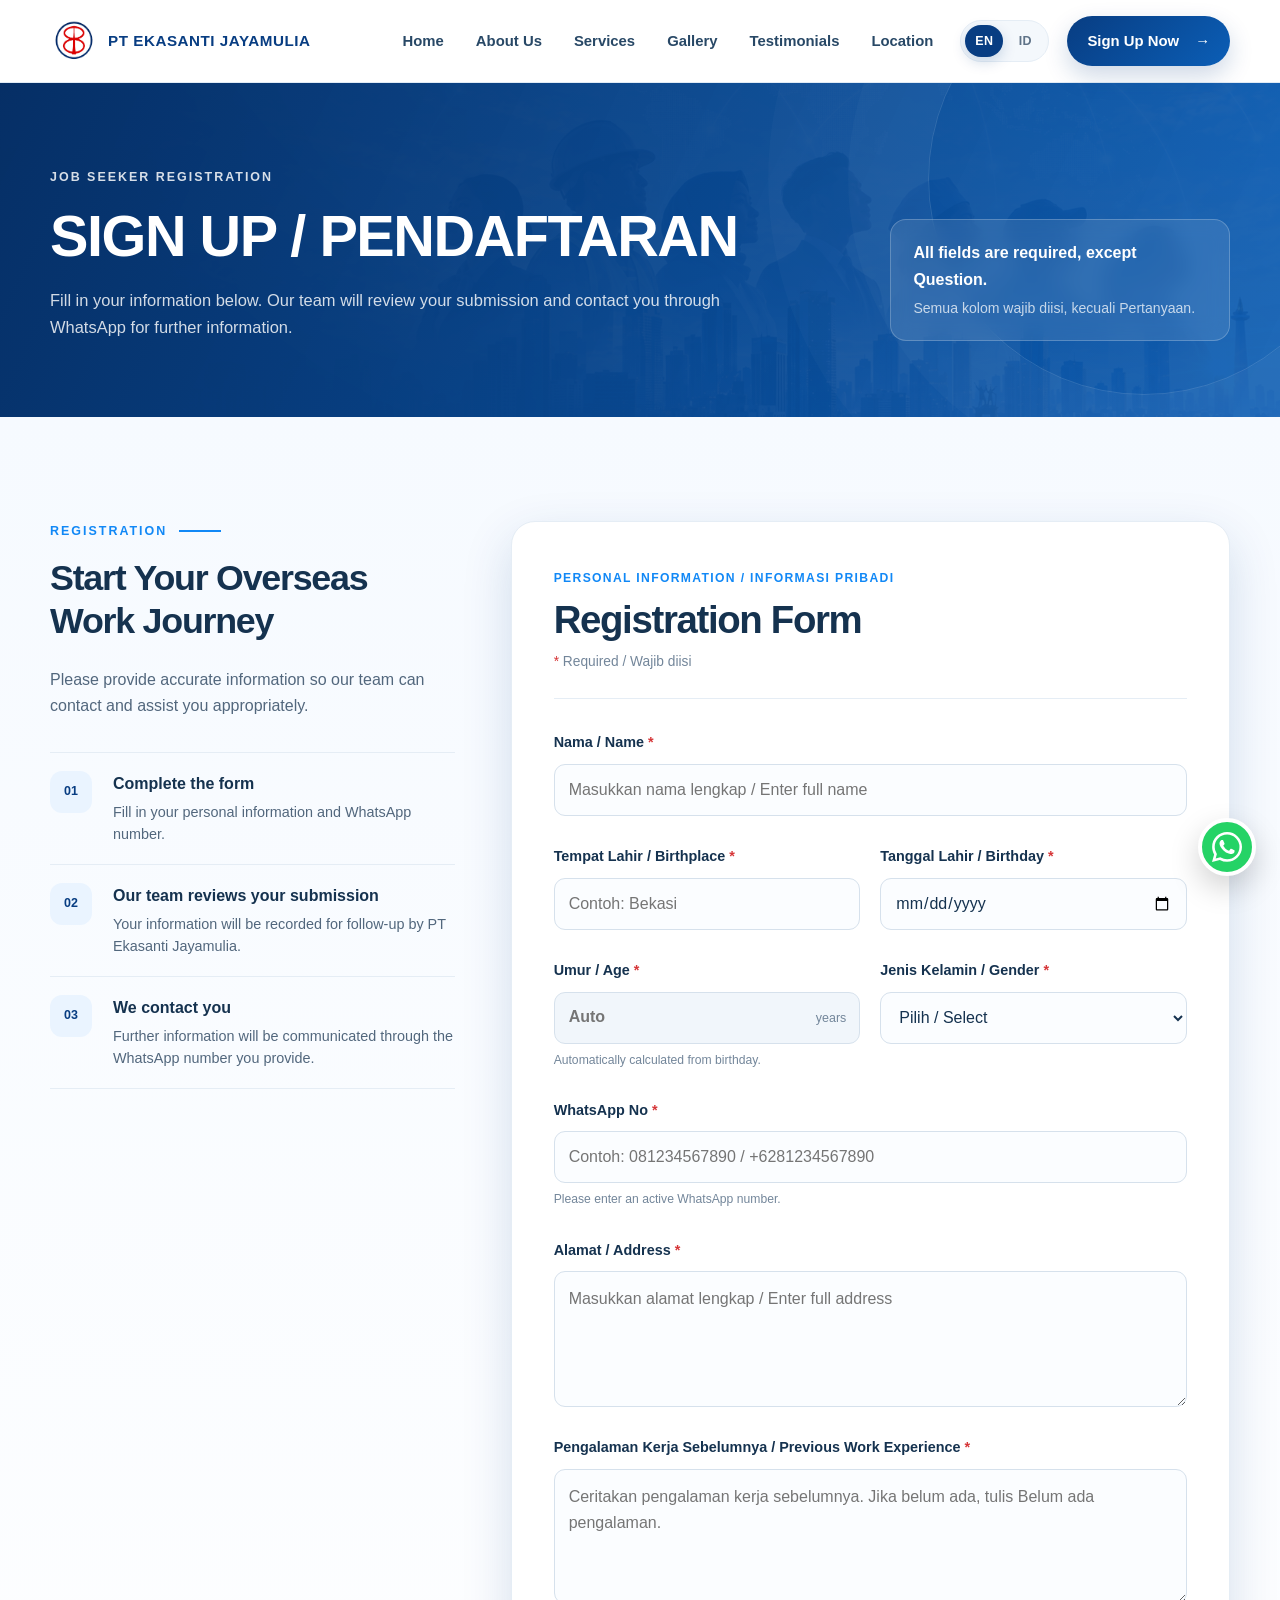
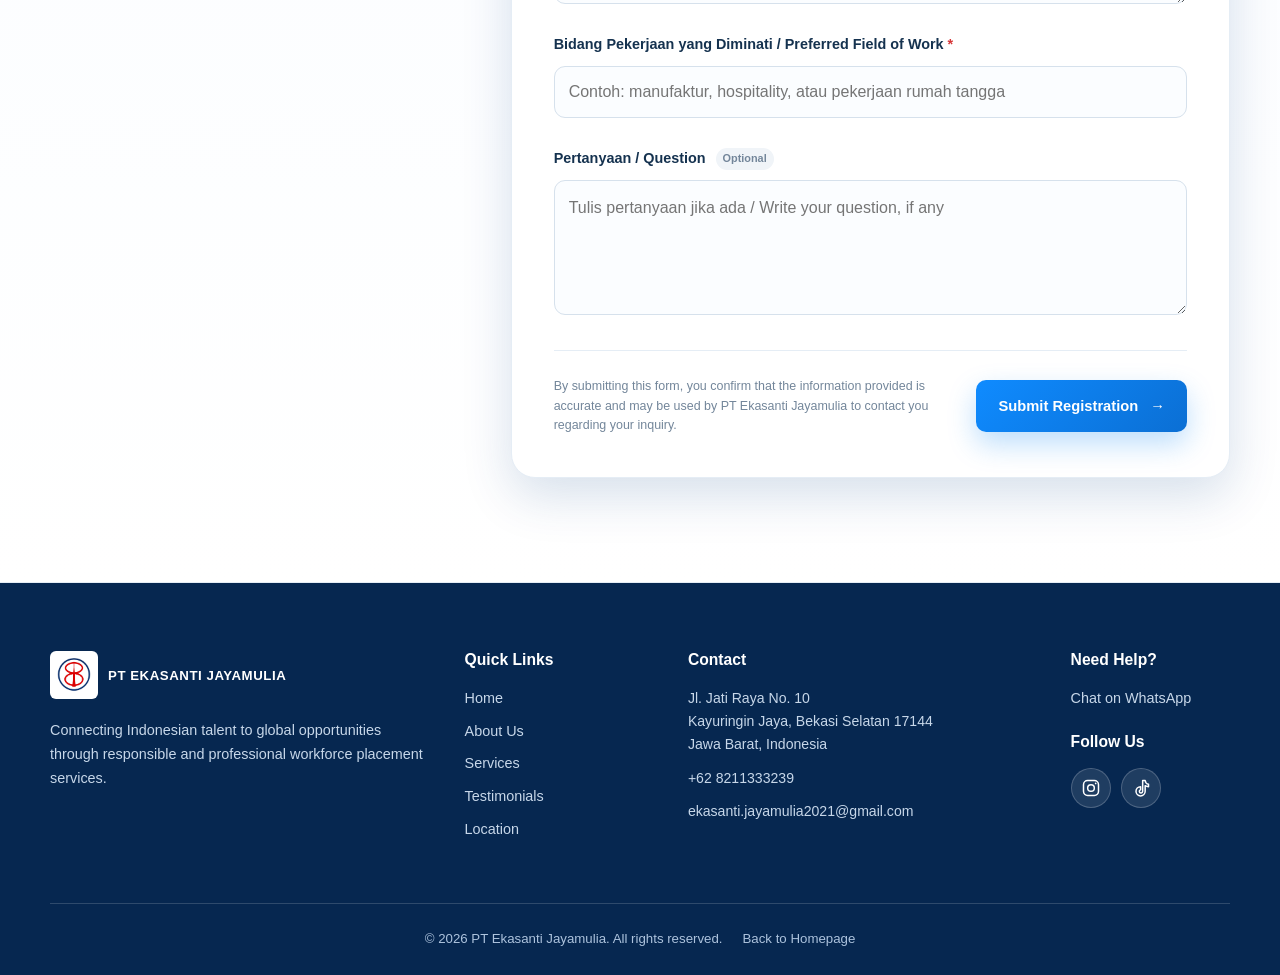
<file: signup.html>
<!DOCTYPE html>

<html lang="en">
<head>
<meta charset="utf-8"/>
<meta content="width=device-width, initial-scale=1.0" name="viewport"/>
<meta name="robots" content="noindex, follow"/>
<link rel="canonical" href="https://ptekasantijayamulia.com/signup.html"/>
<meta content="Sign up for overseas job placement information with PT Ekasanti Jayamulia." name="description"/>
<title>Sign Up | PT Ekasanti Jayamulia</title>
<link href="style.css" rel="stylesheet"/>
<link href="favicon.ico?v=20260921" rel="icon" type="image/x-icon"/>
<link href="assets/favicon-32x32.png?v=20260921" rel="icon" sizes="32x32" type="image/png"/>
<link href="assets/favicon-16x16.png?v=20260921" rel="icon" sizes="16x16" type="image/png"/>
<link href="assets/apple-touch-icon.png?v=20260921" rel="apple-touch-icon" sizes="180x180"/>
</head>
<body>
<header class="site-header">
<div class="container nav-wrap">
<a aria-label="PT Ekasanti Jayamulia home" class="brand" href="index.html#home">
<img alt="PT Ekasanti Jayamulia logo" src="assets/logo.png"/>
<span>PT EKASANTI JAYAMULIA</span>
</a>
<button aria-controls="primary-navigation" aria-expanded="false" aria-label="Open navigation" class="nav-toggle-label nav-menu-button" hidden="" id="nav-menu-button" type="button"><span></span><span></span><span></span></button>
<nav aria-label="Primary navigation" class="main-nav" id="primary-navigation">
<a href="index.html#home">Home</a>
<a href="index.html#about">About Us</a>
<a href="index.html#services">Services</a>
<a href="index.html#gallery">Gallery</a>
<a href="index.html#testimonials">Testimonials</a>
<a href="index.html#location">Location</a>
<div aria-label="Language selector" class="language-switcher" role="group"><button aria-pressed="true" class="language-option active" data-lang="en" type="button">EN</button><button aria-pressed="false" class="language-option" data-lang="id" type="button">ID</button></div><a aria-current="page" class="nav-cta" href="#signup-form">Sign Up Now <span>→</span></a>
</nav>
</div>
</header>
<main>
<section class="signup-hero">
<div class="container signup-hero-inner">
<div>
<p class="eyebrow light">Job Seeker Registration</p>
<h1>Sign Up / Pendaftaran</h1>
<p>Fill in your information below. Our team will review your submission and contact you through WhatsApp for further information.</p>
</div>
<div class="signup-hero-note">
<strong>All fields are required, except Question.</strong>
<span>Semua kolom wajib diisi, kecuali Pertanyaan.</span>
</div>
</div>
</section>
<section class="section signup-section">
<div class="container signup-layout">
<aside class="signup-info">
<p class="eyebrow">Registration <span></span></p>
<h2>Start Your Overseas Work Journey</h2>
<p>Please provide accurate information so our team can contact and assist you appropriately.</p>
<div class="signup-info-card">
<span class="signup-step">01</span>
<div>
<strong>Complete the form</strong>
<p>Fill in your personal information and WhatsApp number.</p>
</div>
</div>
<div class="signup-info-card">
<span class="signup-step">02</span>
<div>
<strong>Our team reviews your submission</strong>
<p>Your information will be recorded for follow-up by PT Ekasanti Jayamulia.</p>
</div>
</div>
<div class="signup-info-card">
<span class="signup-step">03</span>
<div>
<strong>We contact you</strong>
<p>Further information will be communicated through the WhatsApp number you provide.</p>
</div>
</div>
</aside>
<div class="signup-form-card">
<div class="form-heading">
<span class="form-kicker">Personal Information / Informasi Pribadi</span>
<h2>Registration Form</h2>
<p><span class="required-mark">*</span> Required / Wajib diisi</p>
</div>
<noscript><p class="form-status show error">Please enable JavaScript to calculate your age and submit this form. / Aktifkan JavaScript untuk mengisi dan mengirim formulir.</p></noscript><form data-endpoint="https://script.google.com/macros/s/AKfycbzjGPOu7JAUq7VrNmKYaDoicxcTRD6yyykkPopnDlgBoqAQRCyUaGOGvsdwvURKDsk/exec" id="signup-form" novalidate="">
<div class="form-grid">
<div class="form-field full-width">
<label for="name">Nama / Name <span class="required-mark">*</span></label>
<input aria-describedby="error-name" autocomplete="name" id="name" maxlength="150" name="name" placeholder="Masukkan nama lengkap / Enter full name" required="" type="text"/>
<span class="field-error" data-error-for="name" id="error-name"></span>
</div>
<div class="form-field">
<label for="birthplace">Tempat Lahir / Birthplace <span class="required-mark">*</span></label>
<input aria-describedby="error-birthplace" id="birthplace" maxlength="150" name="birthplace" placeholder="Contoh: Bekasi" required="" type="text"/>
<span class="field-error" data-error-for="birthplace" id="error-birthplace"></span>
</div>
<div class="form-field">
<label for="birthday">Tanggal Lahir / Birthday <span class="required-mark">*</span></label>
<input aria-describedby="error-birthday" id="birthday" name="birthday" required="" type="date"/>
<span class="field-error" data-error-for="birthday" id="error-birthday"></span>
</div>
<div class="form-field">
<label for="age">Umur / Age <span class="required-mark">*</span></label>
<div class="input-with-suffix">
<input aria-describedby="error-age" id="age" inputmode="numeric" name="age" placeholder="Auto" readonly="" required="" type="number"/>
<span>years</span>
</div>
<small class="field-help">Automatically calculated from birthday.</small>
<span class="field-error" data-error-for="age" id="error-age"></span>
</div>
<div class="form-field">
<label for="gender">Jenis Kelamin / Gender <span class="required-mark">*</span></label>
<select aria-describedby="error-gender" id="gender" name="gender" required="">
<option disabled="" selected="" value="">Pilih / Select</option>
<option value="Laki-laki / Male">Laki-laki / Male</option>
<option value="Perempuan / Female">Perempuan / Female</option>
</select>
<span class="field-error" data-error-for="gender" id="error-gender"></span>
</div>
<div class="form-field full-width">
<label for="whatsapp">WhatsApp No <span class="required-mark">*</span></label>
<input aria-describedby="error-whatsapp" autocomplete="tel" id="whatsapp" inputmode="tel" maxlength="30" name="whatsapp" placeholder="Contoh: 081234567890 / +6281234567890" required="" type="tel"/>
<small class="field-help">Please enter an active WhatsApp number.</small>
<span class="field-error" data-error-for="whatsapp" id="error-whatsapp"></span>
</div>
<div class="form-field full-width">
<label for="address">Alamat / Address <span class="required-mark">*</span></label>
<textarea aria-describedby="error-address" autocomplete="street-address" id="address" maxlength="2000" name="address" placeholder="Masukkan alamat lengkap / Enter full address" required="" rows="4"></textarea>
<span class="field-error" data-error-for="address" id="error-address"></span>
</div>
<div class="form-field full-width">
<label for="work-experience">Pengalaman Kerja Sebelumnya / Previous Work Experience <span class="required-mark">*</span></label>
<textarea aria-describedby="error-work_experience" id="work-experience" maxlength="3000" name="work_experience" placeholder="Ceritakan pengalaman kerja sebelumnya. Jika belum ada, tulis Belum ada pengalaman." required="" rows="4"></textarea>
<span class="field-error" data-error-for="work_experience" id="error-work_experience"></span>
</div>
<div class="form-field full-width">
<label for="job-interest">Bidang Pekerjaan yang Diminati / Preferred Field of Work <span class="required-mark">*</span></label>
<input aria-describedby="error-job_interest" id="job-interest" maxlength="300" name="job_interest" placeholder="Contoh: manufaktur, hospitality, atau pekerjaan rumah tangga" required="" type="text"/>
<span class="field-error" data-error-for="job_interest" id="error-job_interest"></span>
</div><div class="form-field full-width">
<label for="question">Pertanyaan / Question <span class="optional-label">Optional</span></label>
<textarea aria-describedby="error-question" id="question" maxlength="3000" name="question" placeholder="Tulis pertanyaan jika ada / Write your question, if any" rows="4"></textarea>
<span class="field-error" data-error-for="question" id="error-question"></span></div></div>
<div aria-hidden="true" class="honeypot">
<label for="website">Website</label>
<input autocomplete="off" id="website" name="website" tabindex="-1" type="text"/>
</div>
<input name="source" type="hidden" value="EJM Website Sign Up Form"/>
<div class="form-submit-row">
<p>By submitting this form, you confirm that the information provided is accurate and may be used by PT Ekasanti Jayamulia to contact you regarding your inquiry.</p>
<button class="btn btn-primary submit-btn" type="submit">
<span class="submit-label">Submit Registration</span>
<span class="submit-arrow">→</span>
</button>
</div>
<div aria-live="polite" class="form-status" id="form-status" role="status" tabindex="-1"></div>
</form>
</div>
</div>
</section>
</main>
<footer class="site-footer signup-footer">
<div class="container footer-grid">
<div class="footer-brand">
<a class="brand" href="index.html#home">
<img alt="PT Ekasanti Jayamulia logo" src="assets/logo.png"/>
<span>PT EKASANTI JAYAMULIA</span>
</a>
<p>Connecting Indonesian talent to global opportunities through responsible and professional workforce placement services.</p>
</div>
<div class="footer-col">
<h3>Quick Links</h3>
<a href="index.html#home">Home</a>
<a href="index.html#about">About Us</a>
<a href="index.html#services">Services</a>
<a href="index.html#testimonials">Testimonials</a>
<a href="index.html#location">Location</a>
</div>
<div class="footer-col footer-contact">
<h3>Contact</h3>
<p>Jl. Jati Raya No. 10<br/>Kayuringin Jaya, Bekasi Selatan 17144<br/>Jawa Barat, Indonesia</p>
<a href="tel:+628211333239">+62 8211333239</a>
<a href="mailto:ekasanti.jayamulia2021@gmail.com">ekasanti.jayamulia2021@gmail.com</a>
</div>
<div class="footer-col">
<h3>Need Help?</h3>
<a href="https://wa.me/628211333239?text=Hello%20PT%20Ekasanti%20Jayamulia%2C%20I%20need%20help%20with%20the%20registration%20form." rel="noopener" target="_blank">Chat on WhatsApp</a>
<h3 class="footer-social-heading">Follow Us</h3><div class="socials">
<a aria-label="PT Ekasanti Jayamulia on Instagram" href="https://www.instagram.com/pt.ekasantijayamulia/" rel="noopener noreferrer" target="_blank">
<svg aria-hidden="true" fill="none" stroke="currentColor" stroke-width="1.8" viewbox="0 0 24 24"><rect height="18" rx="5" width="18" x="3" y="3"></rect><circle cx="12" cy="12" r="4"></circle><circle cx="17.6" cy="6.5" fill="currentColor" r="1" stroke="none"></circle></svg>
</a>
<a aria-label="PT Ekasanti Jayamulia on TikTok" href="https://www.tiktok.com/@ekasanti.jayamulia" rel="noopener noreferrer" target="_blank">
<svg aria-hidden="true" fill="none" stroke="currentColor" stroke-linecap="round" stroke-linejoin="round" stroke-width="1.8" viewbox="0 0 24 24"><path d="M14 3h3c.3 2.7 1.7 4.1 4 4.5v3a8 8 0 0 1-4-1.3V16a5.5 5.5 0 1 1-5.5-5.5V14a2 2 0 1 0 2.5 2V3Z"></path></svg>
</a>
</div></div>
</div>
<div class="container footer-bottom">
<span>© 2026 PT Ekasanti Jayamulia. All rights reserved.</span>
<a href="index.html">Back to Homepage</a>
</div>
</footer>
<a aria-label="Chat with us on WhatsApp" class="floating-whatsapp" href="https://wa.me/628211333239?text=Hello%20PT%20Ekasanti%20Jayamulia%2C%20I%20need%20help%20with%20the%20registration%20form." rel="noopener" target="_blank">
<svg aria-hidden="true" viewbox="0 0 24 24"><path d="M20.5 3.5A11.86 11.86 0 0 0 12.04 0C5.46 0 .1 5.35.1 11.93c0 2.1.55 4.16 1.6 5.97L0 24l6.26-1.64a11.9 11.9 0 0 0 5.78 1.47h.01C18.63 23.83 24 18.48 24 11.9c0-3.18-1.24-6.16-3.5-8.4ZM12.04 21.82a9.87 9.87 0 0 1-5.03-1.38l-.36-.21-3.72.98.99-3.62-.24-.37a9.84 9.84 0 0 1-1.52-5.29c0-5.46 4.45-9.9 9.91-9.9 2.65 0 5.13 1.03 7 2.9a9.84 9.84 0 0 1 2.9 7c-.02 5.46-4.47 9.9-9.93 9.9Zm5.43-7.42c-.3-.15-1.76-.87-2.03-.97-.27-.1-.47-.15-.67.15-.2.3-.77.97-.94 1.17-.17.2-.35.22-.65.07-.3-.15-1.25-.46-2.39-1.48a8.96 8.96 0 0 1-1.65-2.05c-.17-.3-.02-.46.13-.61.13-.13.3-.35.45-.52.15-.17.2-.3.3-.5.1-.2.05-.37-.03-.52-.07-.15-.67-1.62-.92-2.22-.24-.58-.49-.5-.67-.51h-.57c-.2 0-.52.07-.79.37-.27.3-1.04 1.02-1.04 2.49s1.07 2.89 1.22 3.09c.15.2 2.1 3.2 5.08 4.48.71.31 1.27.49 1.7.63.71.23 1.36.2 1.87.12.57-.08 1.76-.72 2.01-1.42.25-.7.25-1.3.17-1.42-.07-.13-.27-.2-.57-.35Z"></path></svg>
</a>
<script defer="True" src="language.js"></script><script src="signup.js"></script>
<script defer="True" src="main.js"></script></body>
</html>
</file>
<file: style.css>
:root {
  --navy: #083d82;
  --navy-2: #062f66;
  --blue: #1188f6;
  --blue-2: #0c73d8;
  --sky: #eaf4ff;
  --ink: #15324f;
  --text: #52677d;
  --muted: #73869a;
  --line: #e5edf5;
  --bg: #f7faff;
  --white: #ffffff;
  --shadow: 0 14px 40px rgba(18, 66, 115, 0.09);
  --shadow-strong: 0 18px 50px rgba(9, 61, 130, 0.16);
  --radius: 22px;
  --container: 1180px;
  --font-heading: "Inter", "Segoe UI", Arial, sans-serif;
}

* {
  box-sizing: border-box;
}

html {
  scroll-behavior: smooth;
  scroll-padding-top: 90px;
}

body {
  margin: 0;
  color: var(--text);
  background: var(--white);
  font-family: Inter, ui-sans-serif, -apple-system, BlinkMacSystemFont, "Segoe UI", Roboto, Arial, sans-serif;
  line-height: 1.65;
  -webkit-font-smoothing: antialiased;
}

img {
  display: block;
  max-width: 100%;
}

a {
  color: inherit;
  text-decoration: none;
}

button,
input,
textarea,
select {
  font: inherit;
}

.container {
  width: min(calc(100% - 40px), var(--container));
  margin-inline: auto;
}

.section {
  padding: 104px 0;
}

h1,
h2,
h3,
p {
  margin-top: 0;
}

h1,
h2,
h3 {
  color: var(--ink);
  line-height: 1.12;
}

h1,
h2 {
  font-family: var(--font-heading);
  letter-spacing: -0.025em;
}

h2 {
  margin-bottom: 24px;
  font-size: clamp(2.15rem, 4vw, 3.35rem);
  font-weight: 800;
}

h3 {
  font-size: 1.15rem;
}

.eyebrow {
  display: flex;
  align-items: center;
  gap: 12px;
  margin-bottom: 15px;
  color: var(--blue);
  font-size: 0.78rem;
  font-weight: 800;
  letter-spacing: 0.16em;
  text-transform: uppercase;
}

.eyebrow > span {
  display: inline-block;
  width: 42px;
  height: 2px;
  background: currentColor;
}

.eyebrow.light {
  color: rgba(255, 255, 255, 0.84);
}

.muted {
  color: var(--muted);
}

.site-header {
  position: sticky;
  top: 0;
  z-index: 1000;
  border-bottom: 1px solid rgba(222, 233, 244, 0.9);
  background: rgba(255, 255, 255, 0.95);
  backdrop-filter: blur(16px);
}

.nav-wrap {
  display: flex;
  min-height: 82px;
  align-items: center;
  justify-content: space-between;
  gap: 26px;
}

.brand {
  display: inline-flex;
  align-items: center;
  gap: 10px;
  min-width: max-content;
  color: var(--navy);
  font-family: var(--font-heading);
  font-size: 0.95rem;
  font-weight: 900;
  letter-spacing: 0.035em;
}

.brand img {
  width: 48px;
  height: 48px;
  object-fit: contain;
}

.main-nav {
  display: flex;
  align-items: center;
  gap: 6px;
  color: #284866;
  font-size: 0.93rem;
  font-weight: 650;
}

.main-nav > a:not(.nav-cta) {
  padding: 11px 13px;
  border-radius: 12px;
  transition: background 0.2s ease, color 0.2s ease;
}

.main-nav > a:not(.nav-cta):hover,
.main-nav > a.active {
  color: var(--navy);
  background: var(--sky);
}

.nav-cta {
  display: inline-flex;
  align-items: center;
  gap: 16px;
  margin-left: 12px;
  padding: 13px 20px;
  border-radius: 999px;
  color: var(--white);
  background: linear-gradient(135deg, var(--navy), #0b5eb6);
  box-shadow: 0 10px 24px rgba(8, 61, 130, 0.2);
}

.nav-cta:hover {
  transform: translateY(-1px);
}

.nav-toggle,
.nav-toggle-label {
  display: none;
}

.hero {
  position: relative;
  min-height: 690px;
  display: flex;
  align-items: center;
  overflow: hidden;
  background-image: url("assets/hero.png");
  background-size: cover;
  background-position: center;
}

.hero::after {
  content: "";
  position: absolute;
  inset: 0;
  background: linear-gradient(90deg, rgba(2, 30, 70, 0.42) 0%, rgba(2, 30, 70, 0.1) 46%, rgba(0, 0, 0, 0) 75%);
}

.hero-overlay {
  position: absolute;
  inset: 0;
  background: linear-gradient(180deg, rgba(0, 34, 75, 0.02) 40%, rgba(0, 23, 56, 0.2) 100%);
}

.hero-content {
  position: relative;
  z-index: 2;
  padding-top: 40px;
  padding-bottom: 40px;
}

.hero-content > * {
  max-width: 760px;
}

.hero h1 {
  margin-bottom: 22px;
  color: var(--white);
  font-size: clamp(2.6rem, 5vw, 4.6rem);
  font-weight: 900;
  text-transform: uppercase;
  text-shadow: 0 6px 24px rgba(0, 0, 0, 0.16);
}

.hero-copy {
  margin-bottom: 34px;
  color: rgba(255, 255, 255, 0.9);
  font-size: 1.05rem;
  line-height: 1.75;
}

.hero-actions {
  display: flex;
  flex-wrap: wrap;
  gap: 14px;
}

.btn {
  display: inline-flex;
  min-height: 52px;
  align-items: center;
  justify-content: center;
  gap: 12px;
  padding: 0 22px;
  border-radius: 10px;
  font-size: 0.92rem;
  font-weight: 800;
  transition: transform 0.2s ease, box-shadow 0.2s ease, background 0.2s ease;
}

.btn:hover {
  transform: translateY(-2px);
}

.btn-primary {
  color: var(--white);
  background: linear-gradient(135deg, #0f8bff, #0b6fd4);
  box-shadow: 0 12px 28px rgba(17, 136, 246, 0.28);
}

.btn-light {
  color: var(--navy);
  background: var(--white);
  box-shadow: 0 12px 30px rgba(0, 0, 0, 0.08);
}

.two-col {
  display: grid;
  grid-template-columns: 0.95fr 1.05fr;
  gap: 74px;
  align-items: center;
}

.about-image-wrap {
  position: relative;
}

.about-image-wrap > img {
  width: 100%;
  aspect-ratio: 1 / 1;
  object-fit: cover;
  border-radius: 24px;
  box-shadow: var(--shadow-strong);
}

.experience-badge {
  position: absolute;
  right: -28px;
  bottom: 30px;
  width: 170px;
  padding: 20px;
  border-radius: 18px;
  color: var(--white);
  background: linear-gradient(145deg, var(--navy), var(--blue));
  box-shadow: var(--shadow-strong);
}

.experience-badge strong {
  display: block;
  margin-bottom: 4px;
  font-size: 2.3rem;
  line-height: 1;
}

.experience-badge span {
  display: block;
  font-size: 0.82rem;
  line-height: 1.35;
}

.about-copy p:not(.eyebrow) {
  margin-bottom: 18px;
  font-size: 1.02rem;
}

.services-section {
  background: linear-gradient(180deg, #f9fbfe 0%, #f4f9ff 100%);
}

.section-heading {
  margin-bottom: 42px;
}

.split-heading {
  display: flex;
  align-items: end;
  justify-content: space-between;
  gap: 30px;
}

.split-heading h2 {
  margin-bottom: 0;
}

.text-link {
  display: inline-flex;
  align-items: center;
  gap: 12px;
  padding: 11px 18px;
  border: 1px solid #b9d7f5;
  border-radius: 999px;
  color: var(--navy);
  font-size: 0.9rem;
  font-weight: 800;
  background: var(--white);
}

.service-grid {
  display: grid;
  grid-template-columns: repeat(4, 1fr);
  gap: 20px;
}

.service-card {
  overflow: hidden;
  border: 1px solid #e3edf8;
  border-radius: 18px;
  background: var(--white);
  box-shadow: var(--shadow);
  transition: transform 0.25s ease, box-shadow 0.25s ease;
}

.service-card:hover {
  transform: translateY(-6px);
  box-shadow: var(--shadow-strong);
}

.service-card > img {
  width: 100%;
  aspect-ratio: 1.45 / 1;
  object-fit: cover;
}

.service-body {
  display: flex;
  min-height: 116px;
  align-items: center;
  gap: 14px;
  padding: 20px;
}

.service-body h3 {
  margin: 0;
  color: var(--navy);
  font-size: 1.02rem;
  line-height: 1.35;
}

.icon-circle {
  flex: 0 0 48px;
  display: grid;
  width: 48px;
  height: 48px;
  place-items: center;
  border-radius: 50%;
  color: var(--white);
  background: var(--blue);
}

.icon-circle svg {
  width: 25px;
  fill: currentColor;
}

.opportunity-section {
  background: var(--white);
}

.opportunity-grid {
  display: grid;
  grid-template-columns: repeat(2, minmax(0, 1fr));
  border: 1px solid var(--line);
  border-radius: 26px;
  overflow: hidden;
  box-shadow: var(--shadow);
}

.opportunity-panel {
  padding: 52px;
  background: #fbfdff;
}

.opportunity-panel + .opportunity-panel {
  border-left: 1px solid var(--line);
  background: #f8fbff;
}

.opportunity-panel h2 {
  font-size: clamp(2rem, 3.2vw, 2.75rem);
}

.country-grid {
  display: grid;
  grid-template-columns: repeat(3, 1fr);
  gap: 13px;
  margin: 30px 0 22px;
}

.country {
  display: flex;
  min-height: 118px;
  flex-direction: column;
  align-items: center;
  justify-content: center;
  gap: 8px;
  padding: 16px 8px;
  border: 1px solid #e5edf7;
  border-radius: 14px;
  background: var(--white);
  text-align: center;
}

.flag {
  display: grid;
  width: 52px;
  height: 52px;
  place-items: center;
  border: 2px solid #d3e4f8;
  border-radius: 50%;
  font-size: 1.9rem;
  background: var(--white);
}

.country strong {
  color: var(--navy);
  font-size: 0.8rem;
  text-transform: uppercase;
}

.opportunity-panel small {
  color: #8494a5;
}

.sector-grid {
  display: grid;
  grid-template-columns: repeat(3, 1fr);
  gap: 14px;
  margin-top: 30px;
}

.sector-card {
  display: flex;
  min-height: 130px;
  flex-direction: column;
  align-items: center;
  justify-content: center;
  gap: 9px;
  padding: 18px 10px;
  border: 1px solid #e5edf7;
  border-radius: 14px;
  background: var(--white);
  text-align: center;
  box-shadow: 0 7px 20px rgba(21, 74, 127, 0.04);
}

.sector-card span {
  font-size: 2rem;
}

.sector-card strong {
  color: var(--navy);
  font-size: 0.8rem;
  line-height: 1.4;
}

.gallery-section {
  background: linear-gradient(180deg, #f4f8fe 0%, #ffffff 80%);
}

.centered-heading {
  max-width: 700px;
  margin-right: auto;
  margin-left: auto;
  text-align: center;
}

.centered-heading .eyebrow {
  justify-content: center;
}

.centered-heading h2 {
  margin-bottom: 14px;
}

.centered-heading > p:last-child {
  color: var(--muted);
}

.gallery-item {
  margin: 0;
  overflow: hidden;
  border-radius: 16px;
  background: #dfeaf5;
}

.gallery-item img {
  width: 100%;
  height: 100%;
  object-fit: cover;
  transition: transform 0.45s ease;
}

.gallery-item:hover img {
  transform: scale(1.06);
}

.testimonials-section {
  background: var(--white);
}

.testimonial-grid {
  display: grid;
  grid-template-columns: repeat(3, 1fr);
  gap: 22px;
}

.testimonial-card {
  display: grid;
  grid-template-columns: 88px 1fr;
  gap: 18px;
  padding: 24px;
  border: 1px solid var(--line);
  border-radius: 20px;
  background: var(--white);
  box-shadow: var(--shadow);
}

.testimonial-card img {
  width: 88px;
  height: 108px;
  object-fit: cover;
  border-radius: 13px;
}

.stars {
  margin-bottom: 10px;
  color: #ffb300;
  font-size: 0.9rem;
  letter-spacing: 0.08em;
}

blockquote {
  margin: 0 0 16px;
  color: #405a73;
  font-size: 0.94rem;
  line-height: 1.65;
}

.testimonial-card strong {
  color: var(--navy);
}

.location-section {
  background: #f8fbff;
}

.location-grid {
  display: grid;
  grid-template-columns: 0.75fr 1.25fr;
  gap: 60px;
  align-items: center;
}

.location-copy > p:not(.eyebrow) {
  max-width: 500px;
}

.contact-detail {
  display: flex;
  gap: 14px;
  margin-top: 22px;
}

.contact-detail p {
  margin: 3px 0 0;
}

.contact-detail strong {
  color: var(--ink);
}

.contact-icon {
  flex: 0 0 38px;
  display: grid;
  width: 38px;
  height: 38px;
  place-items: center;
  border-radius: 50%;
  color: var(--blue);
  background: #e7f3ff;
}

.location-btn {
  margin-top: 28px;
}

.map-card {
  overflow: hidden;
  min-height: 470px;
  border: 10px solid var(--white);
  border-radius: 24px;
  background: var(--white);
  box-shadow: var(--shadow-strong);
}

.map-card iframe {
  display: block;
  width: 100%;
  height: 470px;
  border: 0;
}

.partner-section {
  padding: 58px 0;
  color: var(--white);
  background: linear-gradient(135deg, var(--navy-2), #0c61b5);
}

.partner-inner {
  display: grid;
  grid-template-columns: 1.1fr 0.9fr;
  align-items: center;
  gap: 42px;
}

.partner-section h2 {
  max-width: 640px;
  margin-bottom: 0;
  color: var(--white);
  font-size: clamp(1.75rem, 3vw, 2.65rem);
}

.partner-actions {
  display: grid;
  grid-template-columns: repeat(2, 1fr);
  gap: 14px;
}

.partner-card {
  position: relative;
  display: flex;
  min-height: 132px;
  flex-direction: column;
  justify-content: center;
  padding: 20px 48px 20px 22px;
  border-radius: 16px;
  color: var(--navy);
  background: var(--white);
  transition: transform 0.2s ease, box-shadow 0.2s ease;
}

.partner-card:hover {
  transform: translateY(-3px);
  box-shadow: 0 16px 34px rgba(0, 0, 0, 0.16);
}

.partner-label {
  margin-bottom: 5px;
  color: var(--muted);
  font-size: 0.77rem;
  font-weight: 700;
}

.partner-card strong {
  line-height: 1.25;
}

.partner-card .arrow {
  position: absolute;
  right: 20px;
  font-size: 1.45rem;
}

.site-footer {
  padding-top: 68px;
  color: #60748a;
  background: var(--white);
}

.footer-grid {
  display: grid;
  grid-template-columns: 1.45fr 0.65fr 1.05fr 0.5fr;
  gap: 42px;
  padding-bottom: 52px;
}

.footer-brand .brand {
  margin-bottom: 20px;
}

.footer-brand p {
  max-width: 380px;
  font-size: 0.9rem;
}

.footer-col h3 {
  margin-bottom: 18px;
  color: var(--ink);
  font-size: 0.98rem;
}

.footer-col > a {
  display: block;
  width: fit-content;
  margin-bottom: 9px;
  font-size: 0.9rem;
}

.footer-col > a:hover {
  color: var(--blue);
}

.footer-contact p,
.footer-contact a {
  margin-bottom: 10px;
  font-size: 0.88rem;
}

.license {
  color: var(--navy);
  font-weight: 700;
}

.socials {
  display: flex;
  gap: 10px;
}

.socials a {
  display: grid;
  width: 40px;
  height: 40px;
  place-items: center;
  border-radius: 50%;
  color: var(--white);
  background: var(--blue);
  font-weight: 800;
}

.footer-bottom {
  display: flex;
  align-items: center;
  justify-content: space-between;
  gap: 20px;
  min-height: 72px;
  border-top: 1px solid var(--line);
  font-size: 0.83rem;
}

.footer-bottom div {
  display: flex;
  gap: 14px;
}

.floating-whatsapp {
  position: fixed;
  right: 24px;
  bottom: 24px;
  z-index: 990;
  display: grid;
  width: 58px;
  height: 58px;
  place-items: center;
  border: 4px solid var(--white);
  border-radius: 50%;
  color: var(--white);
  background: #25d366;
  box-shadow: 0 12px 30px rgba(0, 0, 0, 0.18);
  transition: transform 0.2s ease;
}

.floating-whatsapp:hover {
  transform: scale(1.06);
}

.floating-whatsapp svg {
  width: 30px;
  fill: currentColor;
}

@media (max-width: 1100px) {
  .main-nav {
    gap: 2px;
    font-size: 0.86rem;
  }

  .main-nav > a:not(.nav-cta) {
    padding: 10px 9px;
  }

  .nav-cta {
    margin-left: 4px;
    padding: 12px 15px;
  }

  .service-grid {
    grid-template-columns: repeat(2, 1fr);
  }

  .testimonial-grid {
    grid-template-columns: 1fr;
  }

  .testimonial-card {
    grid-template-columns: 110px 1fr;
  }

  .testimonial-card img {
    width: 110px;
    height: 135px;
  }

  .partner-inner {
    grid-template-columns: 1fr;
  }

  .partner-actions {
    max-width: 620px;
  }
}

@media (max-width: 900px) {
  .section {
    padding: 82px 0;
  }

  .nav-toggle-label {
    display: flex;
    width: 38px;
    height: 38px;
    flex-direction: column;
    align-items: center;
    justify-content: center;
    gap: 5px;
    border-radius: 10px;
    cursor: pointer;
    background: var(--sky);
  }

  .nav-toggle-label span {
    width: 20px;
    height: 2px;
    border-radius: 2px;
    background: var(--navy);
  }

  .main-nav {
    position: absolute;
    top: 82px;
    left: 0;
    right: 0;
    display: grid;
    max-height: 0;
    overflow: hidden;
    padding: 0 20px;
    background: var(--white);
    box-shadow: 0 20px 40px rgba(13, 53, 94, 0.1);
    transition: max-height 0.3s ease, padding 0.3s ease;
  }

  .site-header.menu-open .main-nav {
    max-height: 620px;
    padding-top: 16px;
    padding-bottom: 20px;
  }

  .main-nav > a:not(.nav-cta),
  .nav-cta {
    width: 100%;
    margin: 0;
    padding: 13px 14px;
  }

  .nav-cta {
    justify-content: space-between;
    margin-top: 7px;
    border-radius: 12px;
  }

  .hero {
    min-height: 620px;
    background-position: 62% center;
  }

  .hero::after {
    background: linear-gradient(90deg, rgba(2, 27, 62, 0.88) 0%, rgba(2, 27, 62, 0.64) 55%, rgba(2, 27, 62, 0.12) 100%);
  }

  .two-col,
  .opportunity-grid,
  .location-grid {
    grid-template-columns: 1fr;
  }

  .about-image-wrap {
    max-width: 620px;
  }

  .experience-badge {
    right: 22px;
  }

  .opportunity-panel + .opportunity-panel {
    border-top: 1px solid var(--line);
    border-left: 0;
  }

  .location-grid {
    gap: 42px;
  }

  .footer-grid {
    grid-template-columns: repeat(2, 1fr);
  }

  }

@media (max-width: 640px) {
  .container {
    width: min(calc(100% - 28px), var(--container));
  }

  .section {
    padding: 68px 0;
  }

  .brand span {
    font-size: 0.78rem;
  }

  .brand img {
    width: 42px;
    height: 42px;
  }

  .nav-wrap {
    min-height: 72px;
  }

  .main-nav {
    top: 72px;
  }

  .hero {
    min-height: 620px;
    background-position: 67% center;
  }

  .hero::after {
    background: linear-gradient(90deg, rgba(0, 29, 68, 0.92) 0%, rgba(0, 29, 68, 0.75) 65%, rgba(0, 29, 68, 0.24) 100%);
  }

  .hero-content {
    padding-top: 20px;
  }

  .hero h1 {
    max-width: 520px;
    font-size: clamp(2.15rem, 10vw, 3.4rem);
  }

  .hero-copy {
    max-width: 460px;
    font-size: 0.96rem;
  }

  .hero-actions,
  .split-heading {
    align-items: stretch;
    flex-direction: column;
  }

  .btn {
    width: 100%;
  }

  .experience-badge {
    right: 12px;
    bottom: 12px;
    width: 150px;
  }

  .service-grid {
    grid-template-columns: 1fr;
  }

  .opportunity-panel {
    padding: 34px 22px;
  }

  .country-grid,
  .sector-grid {
    grid-template-columns: repeat(2, 1fr);
  }

  .testimonial-grid {
    display: flex;
    overflow-x: auto;
    scroll-snap-type: x mandatory;
    padding-bottom: 10px;
  }

  .testimonial-card {
    flex: 0 0 88%;
    grid-template-columns: 76px 1fr;
    padding: 20px;
    scroll-snap-align: start;
  }

  .testimonial-card img {
    width: 76px;
    height: 94px;
  }

  .map-card,
  .map-card iframe {
    min-height: 360px;
    height: 360px;
  }

  .partner-actions {
    grid-template-columns: 1fr;
  }

  .footer-grid {
    grid-template-columns: 1fr;
    gap: 28px;
  }

  .footer-bottom {
    min-height: 100px;
    flex-direction: column;
    align-items: flex-start;
    justify-content: center;
  }

  .floating-whatsapp {
    right: 16px;
    bottom: 16px;
  }
}

/* Sign Up Page */
.signup-hero {
  position: relative;
  overflow: hidden;
  padding: 84px 0 76px;
  color: var(--white);
  background:
    linear-gradient(115deg, rgba(6, 47, 102, 0.98), rgba(11, 94, 182, 0.92)),
    url("assets/hero.png") center / cover no-repeat;
}

.signup-hero::after {
  content: "";
  position: absolute;
  top: -120px;
  right: -80px;
  width: 430px;
  height: 430px;
  border: 1px solid rgba(255, 255, 255, 0.13);
  border-radius: 50%;
  box-shadow: 0 0 0 80px rgba(255, 255, 255, 0.025), 0 0 0 160px rgba(255, 255, 255, 0.018);
}

.signup-hero-inner {
  position: relative;
  z-index: 1;
  display: grid;
  grid-template-columns: 1.4fr 0.6fr;
  align-items: end;
  gap: 48px;
}

.signup-hero h1 {
  margin-bottom: 18px;
  color: var(--white);
  font-size: clamp(2.8rem, 6vw, 5rem);
  text-transform: uppercase;
}

.signup-hero p:not(.eyebrow) {
  max-width: 720px;
  margin-bottom: 0;
  color: rgba(255, 255, 255, 0.82);
  font-size: 1.03rem;
}

.signup-hero-note {
  display: flex;
  flex-direction: column;
  gap: 4px;
  padding: 20px 22px;
  border: 1px solid rgba(255, 255, 255, 0.22);
  border-radius: 16px;
  background: rgba(255, 255, 255, 0.1);
  backdrop-filter: blur(10px);
}

.signup-hero-note strong {
  color: var(--white);
}

.signup-hero-note span {
  color: rgba(255, 255, 255, 0.74);
  font-size: 0.88rem;
}

.signup-section {
  background: linear-gradient(180deg, #f6faff 0%, #ffffff 100%);
}

.signup-layout {
  display: grid;
  grid-template-columns: 0.72fr 1.28fr;
  gap: 56px;
  align-items: start;
}

.signup-info {
  position: sticky;
  top: 112px;
}

.signup-info > p:not(.eyebrow) {
  max-width: 430px;
  margin-bottom: 32px;
}

.signup-info h2 {
  font-size: clamp(2.1rem, 3.4vw, 3rem);
}

.signup-info-card {
  display: grid;
  grid-template-columns: 48px 1fr;
  gap: 15px;
  padding: 18px 0;
  border-top: 1px solid var(--line);
}

.signup-info-card:last-child {
  border-bottom: 1px solid var(--line);
}

.signup-step {
  display: grid;
  width: 42px;
  height: 42px;
  place-items: center;
  border-radius: 12px;
  color: var(--navy);
  background: var(--sky);
  font-size: 0.78rem;
  font-weight: 900;
}

.signup-info-card strong {
  color: var(--ink);
}

.signup-info-card p {
  margin: 4px 0 0;
  font-size: 0.9rem;
  line-height: 1.55;
}

.signup-form-card {
  padding: 42px;
  border: 1px solid var(--line);
  border-radius: 24px;
  background: var(--white);
  box-shadow: var(--shadow-strong);
}

.form-heading {
  margin-bottom: 32px;
  padding-bottom: 25px;
  border-bottom: 1px solid var(--line);
}

.form-heading h2 {
  margin: 6px 0 8px;
  font-size: clamp(2rem, 3vw, 2.7rem);
}

.form-heading p {
  margin: 0;
  color: var(--muted);
  font-size: 0.86rem;
}

.form-kicker {
  color: var(--blue);
  font-size: 0.76rem;
  font-weight: 850;
  letter-spacing: 0.11em;
  text-transform: uppercase;
}

.form-grid {
  display: grid;
  grid-template-columns: repeat(2, minmax(0, 1fr));
  gap: 24px 20px;
}

.form-field {
  display: flex;
  min-width: 0;
  flex-direction: column;
}

.form-field.full-width {
  grid-column: 1 / -1;
}

.form-field label {
  margin-bottom: 9px;
  color: var(--ink);
  font-size: 0.9rem;
  font-weight: 750;
}

.required-mark {
  color: #d63638;
}

.optional-label {
  display: inline-block;
  margin-left: 6px;
  padding: 2px 7px;
  border-radius: 999px;
  color: var(--muted);
  background: #f0f4f8;
  font-size: 0.68rem;
  font-weight: 700;
  vertical-align: middle;
}

.form-field input,
.form-field select,
.form-field textarea {
  width: 100%;
  border: 1px solid #d6e1ec;
  border-radius: 11px;
  outline: none;
  color: var(--ink);
  background: #fbfdff;
  transition: border-color 0.2s ease, box-shadow 0.2s ease, background 0.2s ease;
}

.form-field input,
.form-field select {
  min-height: 52px;
  padding: 0 14px;
}

.form-field textarea {
  min-height: 118px;
  padding: 14px;
  resize: vertical;
}

.form-field input:focus,
.form-field select:focus,
.form-field textarea:focus {
  border-color: var(--blue);
  background: var(--white);
  box-shadow: 0 0 0 4px rgba(17, 136, 246, 0.1);
}

.form-field input[readonly] {
  cursor: default;
  color: var(--navy);
  background: #f1f6fb;
  font-weight: 750;
}

.form-field .is-invalid {
  border-color: #d63638;
  box-shadow: 0 0 0 3px rgba(214, 54, 56, 0.08);
}

.field-help {
  margin-top: 6px;
  color: var(--muted);
  font-size: 0.76rem;
}

.field-error {
  min-height: 0;
  margin-top: 5px;
  color: #c6292b;
  font-size: 0.76rem;
  font-weight: 650;
}

.input-with-suffix {
  position: relative;
}

.input-with-suffix input {
  padding-right: 64px;
}

.input-with-suffix > span {
  position: absolute;
  top: 50%;
  right: 14px;
  color: var(--muted);
  font-size: 0.78rem;
  transform: translateY(-50%);
}

.form-submit-row {
  display: flex;
  align-items: center;
  justify-content: space-between;
  gap: 24px;
  margin-top: 30px;
  padding-top: 26px;
  border-top: 1px solid var(--line);
}

.form-submit-row p {
  max-width: 480px;
  margin: 0;
  color: var(--muted);
  font-size: 0.78rem;
  line-height: 1.55;
}

.submit-btn {
  flex: 0 0 auto;
  min-width: 205px;
  border: 0;
  cursor: pointer;
}

.submit-btn:disabled {
  cursor: not-allowed;
  opacity: 0.7;
  transform: none;
}

.form-status {
  display: none;
  margin-top: 20px;
  padding: 15px 17px;
  border-radius: 11px;
  font-size: 0.9rem;
  font-weight: 650;
}

.form-status.show {
  display: block;
}

.form-status.success {
  border: 1px solid #b9e4c7;
  color: #176a33;
  background: #eefaf2;
}

.form-status.error {
  border: 1px solid #f0c5c5;
  color: #a32325;
  background: #fff3f3;
}

.honeypot {
  position: absolute !important;
  width: 1px !important;
  height: 1px !important;
  overflow: hidden !important;
  clip: rect(0 0 0 0) !important;
  clip-path: inset(50%) !important;
  white-space: nowrap !important;
}

.signup-footer {
  border-top: 1px solid var(--line);
}

@media (max-width: 900px) {
  .signup-hero-inner,
  .signup-layout {
    grid-template-columns: 1fr;
  }

  .signup-hero-inner {
    gap: 28px;
  }

  .signup-hero-note {
    max-width: 520px;
  }

  .signup-info {
    position: static;
  }
}

@media (max-width: 640px) {
  .signup-hero {
    padding: 64px 0 58px;
  }

  .signup-form-card {
    padding: 26px 18px;
    border-radius: 18px;
  }

  .form-grid {
    grid-template-columns: 1fr;
    gap: 20px;
  }

  .form-field.full-width {
    grid-column: auto;
  }

  .form-submit-row {
    align-items: stretch;
    flex-direction: column;
  }

  .submit-btn {
    width: 100%;
  }
}

/* Client feedback revision: normal-width type, carousel, locations and navy footer. */
[hidden] { display: none !important; }
:focus-visible { outline: 3px solid var(--blue); outline-offset: 4px; }
button { cursor: pointer; }
button:disabled { cursor: not-allowed; }
h1, h2, h3 { font-family: var(--font-heading); font-stretch: normal; }
h2 { font-weight: 700; line-height: 1.2; font-size: clamp(2rem, 3.3vw, 2.8rem); letter-spacing: -0.035em; }
.brand { min-width: 0; }
.brand span { line-height: 1.3; }
.nav-menu-button { border: 0; flex-shrink: 0; padding: 0; }
.about-grid { gap: 64px; }
.about-copy h2.eyebrow { font-size: .8rem; line-height: 1.5; letter-spacing: .16em; font-weight: 800; margin-bottom: 20px; }
.about-copy > p { line-height: 1.85; }
.why-us { margin-top: 30px; padding-top: 26px; border-top: 1px solid var(--line); }
.why-us h3 { color: var(--navy); font-size: 1.55rem; margin-bottom: 20px; }
.advantages-list { list-style: none; margin: 0; padding: 0; display: grid; gap: 14px; }
.advantages-list li { position: relative; padding-left: 36px; color: var(--ink); font-size: .96rem; font-weight: 650; line-height: 1.5; }
.advantages-list li::before { content: "\2713"; position: absolute; top: 1px; left: 0; display: grid; place-items: center; width: 23px; height: 23px; border-radius: 50%; color: var(--blue-2); background: var(--sky); font-weight: 800; }
.opportunity-panel h2 { font-size: clamp(1.75rem, 2.6vw, 2.25rem); line-height: 1.25; }
.sector-icon { display: grid; place-items: center; width: 48px; height: 48px; color: var(--navy); }
.sector-icon svg { display: block; width: 34px; height: 34px; }

/* Native horizontal scrolling remains usable without JavaScript. No autoplay. */
/* Gallery layout and lightbox are defined at the end of this stylesheet. */
.locations-grid { display: grid; grid-template-columns: repeat(2, minmax(0, 1fr)); gap: 28px; }
.location-card { display: flex; flex-direction: column; min-width: 0; overflow: hidden; border: 1px solid var(--line); border-radius: 22px; background: white; box-shadow: var(--shadow); }
.location-card-copy { display: flex; flex: 1; flex-direction: column; align-items: flex-start; padding: 32px; }
.location-label { display: inline-block; padding: 5px 12px; border-radius: 99px; background: var(--sky); color: var(--navy); text-transform: uppercase; letter-spacing: .09em; font-size: .71rem; font-weight: 800; margin-bottom: 18px; }
.location-card h3 { font-size: 1.4rem; line-height: 1.4; margin-bottom: 14px; }
.location-card .location-address { margin-bottom: 20px; }
.location-hours { font-size: .86rem; }
.location-hours strong { font-weight: 650; color: var(--ink); }
.location-card .text-link { margin-top: auto; font-size: .84rem; }
.location-map { background: #e5edf5; border-top: 1px solid var(--line); }
.location-map iframe { display: block; width: 100%; height: 275px; border: 0; }

.site-footer { background: #062750; color: #c7d7e9; }
.site-footer .brand, .site-footer h3 { color: white; }
.site-footer .brand img { padding: 3px; border-radius: 6px; background: white; }
.footer-grid { grid-template-columns: minmax(0, 1.2fr) minmax(0, .6fr) minmax(0, 1.1fr) minmax(0, .5fr); gap: 32px; }
.footer-brand .brand { align-items: center; }
.footer-brand .brand span { font-size: .83rem; max-width: 210px; }
.footer-contact a { overflow-wrap: anywhere; }
.site-footer .license { color: #afccec; }
.site-footer .footer-bottom { border-top-color: rgba(255,255,255,.16); color: #adc3dd; }
.site-footer a:hover { color: white; }
.socials a { background: rgba(255,255,255,.1); border: 1px solid rgba(255,255,255,.2); }
.socials a:hover { background: var(--blue-2); }
.socials svg { width: 20px; height: 20px; }
.footer-social-heading { margin-top: 22px; }
.signup-info h2 { font-size: clamp(1.9rem, 2.8vw, 2.6rem); }
.signup-hero h1 { font-size: clamp(2.3rem, 4.5vw, 4rem); line-height: 1.15; }

@media (max-width: 1100px) {
  .nav-toggle-label { display: flex; width: 40px; height: 40px; flex-direction: column; align-items: center; justify-content: center; gap: 5px; border-radius: 10px; background: var(--sky); }
  .nav-toggle-label span { width: 20px; height: 2px; border-radius: 2px; background: var(--navy); }
  .main-nav { position: absolute; top: 82px; left: 0; right: 0; display: grid; max-height: 0; overflow: hidden; padding: 0 20px; background: white; box-shadow: 0 20px 40px rgba(13,53,94,.1); transition: max-height .25s, padding .25s; }
  .site-header.menu-open .main-nav { max-height: calc(100dvh - 82px); overflow-y: auto; padding-top: 16px; padding-bottom: 20px; }
  .main-nav > a:not(.nav-cta), .nav-cta { width: 100%; margin: 0; padding: 13px 14px; }
  .nav-cta { justify-content: space-between; margin-top: 7px; border-radius: 12px; }
  html:not(.js) .nav-wrap { flex-wrap: wrap; padding-block: 15px; }
  html:not(.js) .main-nav { position: static; max-height: none; box-shadow: none; width: 100%; padding: 0; }
  .footer-grid { grid-template-columns: repeat(2,minmax(0,1fr)); }
  .opportunity-panel { padding: 35px 28px; }
}
@media (max-width: 900px) { .about-grid { gap: 42px; } }
@media (max-width: 700px) {
  .locations-grid { grid-template-columns: 1fr; }
}
@media (max-width: 640px) {
  .main-nav { top: 72px; }
  .site-header.menu-open .main-nav { max-height: calc(100dvh - 72px); }
  .footer-grid { grid-template-columns: 1fr; }
  .location-card-copy { padding: 25px; }
  .location-map iframe { height: 240px; }
  .about-copy p:not(.eyebrow) { font-size: 1rem; }
  .advantages-list li { font-size: .92rem; }
  .brand { gap: 8px; }
  .brand span { max-width: 200px; font-size: .72rem; }
  .nav-wrap { gap: 12px; }
}
@media (prefers-reduced-motion: reduce) {
  html { scroll-behavior: auto; }
  *, *::before, *::after { scroll-behavior: auto !important; transition-duration: .01ms !important; animation-duration: .01ms !important; }
}

/* September 2026: supplied industry SVGs + proportional photo carousel. */
.sector-icon img {
  display: block;
  width: 48px;
  height: 48px;
  object-fit: contain;
}

/* A shared height, but each card keeps the actual photo's aspect ratio.
   Portrait photos no longer sit inside an oversized landscape frame. */
.gallery-carousel {
  --gallery-height: clamp(260px, 30vw, 380px);
  min-width: 0;
}
.gallery-track {
  display: flex;
  align-items: flex-start;
  gap: 18px;
  width: 100%;
  overflow-x: auto;
  overscroll-behavior-x: contain;
  scroll-snap-type: x proximity;
  scrollbar-width: thin;
  scrollbar-color: #b7c9de transparent;
  padding: 5px 0 16px;
  -webkit-overflow-scrolling: touch;
}
.gallery-track .gallery-item {
  flex: 0 0 auto;
  width: auto;
  min-width: 0;
  max-width: none;
  height: var(--gallery-height);
  aspect-ratio: var(--photo-ratio);
  scroll-snap-align: start;
  border-radius: 16px;
  background: #e8eff7;
  position: relative;
}
.gallery-photo-link {
  position: relative;
  display: block;
  width: 100%;
  height: 100%;
  cursor: zoom-in;
  -webkit-user-drag: none;
}
.gallery-track .gallery-item img {
  display: block;
  width: 100%;
  height: 100%;
  max-width: none;
  object-fit: contain;
  background: transparent;
  user-select: none;
  -webkit-user-drag: none;
}
.gallery-track .gallery-item:hover img {
  transform: none;
}
.gallery-photo-link:focus-visible {
  outline: 3px solid var(--blue);
  outline-offset: -4px;
  border-radius: inherit;
}
.gallery-zoom {
  position: absolute;
  right: 12px;
  bottom: 12px;
  display: grid;
  place-items: center;
  width: 34px;
  height: 34px;
  color: white;
  background: rgba(6, 35, 65, .75);
  border: 1px solid rgba(255, 255, 255, .45);
  border-radius: 50%;
  pointer-events: none;
  transition: background .2s;
}
.gallery-zoom svg {
  width: 17px;
  height: 17px;
}
.gallery-photo-link:hover .gallery-zoom,
.gallery-photo-link:focus-visible .gallery-zoom {
  background: var(--navy);
}
.gallery-track.is-dragging,
.gallery-track.is-dragging .gallery-photo-link {
  cursor: grabbing;
  user-select: none;
}
.gallery-controls {
  display: flex;
  align-items: center;
  justify-content: space-between;
  gap: 16px;
  margin-top: 16px;
}
.gallery-controls[hidden] { display: none; }
.gallery-hint {
  margin: 0;
  font-size: .85rem;
  color: var(--text);
}
.gallery-navigation {
  display: flex;
  align-items: center;
  gap: 10px;
  flex-shrink: 0;
}
.gallery-counter {
  margin-right: 8px;
  font-size: .85rem;
  color: var(--navy);
  font-variant-numeric: tabular-nums;
  white-space: nowrap;
}
.carousel-arrow {
  display: grid;
  place-items: center;
  width: 44px;
  height: 44px;
  padding: 0;
  border: 1px solid #b9d1e8;
  border-radius: 50%;
  color: var(--navy);
  background: white;
  cursor: pointer;
  transition: background .2s;
}
.carousel-arrow:hover:not(:disabled) { background: var(--sky); }
.carousel-arrow:disabled { opacity: .35; cursor: default; }
.carousel-arrow svg {
  width: 20px;
  height: 20px;
  fill: none;
  stroke: currentColor;
  stroke-width: 1.8;
}

/* The full-size viewer shows the complete photo on a neutral dark backdrop.
   A native modal dialog provides keyboard focus isolation and Escape closing. */
.gallery-lightbox:not([open]) { display: none; }
.gallery-lightbox {
  width: min(1150px, calc(100vw - 32px));
  max-width: calc(100vw - 32px);
  height: min(90vh, 920px);
  height: min(90dvh, 920px);
  max-height: calc(100dvh - 24px);
  padding: 0;
  margin: auto;
  border: 1px solid rgba(255, 255, 255, .16);
  border-radius: 20px;
  color: white;
  background: #071728;
  box-shadow: 0 24px 90px rgba(0, 0, 0, .4);
  overflow: hidden;
}
.gallery-lightbox::backdrop {
  background: rgba(3, 13, 27, .88);
}
.lightbox-shell {
  display: grid;
  grid-template-rows: auto minmax(0, 1fr) auto;
  gap: 12px;
  height: 100%;
  padding: 18px 22px 20px;
}
.lightbox-header {
  display: flex;
  align-items: center;
  justify-content: space-between;
  gap: 12px;
}
.lightbox-header h2 {
  margin: 0;
  font: 600 1rem/1.4 var(--font-heading);
  color: white;
  letter-spacing: 0;
}
.lightbox-header-actions {
  display: flex;
  align-items: center;
  gap: 16px;
}
.lightbox-counter {
  font-size: .85rem;
  color: #c2d0df;
  font-variant-numeric: tabular-nums;
}
.lightbox-button {
  display: grid;
  place-items: center;
  width: 44px;
  height: 44px;
  padding: 0;
  flex-shrink: 0;
  color: white;
  background: rgba(255, 255, 255, .08);
  border: 1px solid rgba(255, 255, 255, .22);
  border-radius: 50%;
  cursor: pointer;
}
.lightbox-button:hover { background: rgba(255, 255, 255, .18); }
.lightbox-button:focus-visible { outline: 2px solid #93c5fd; outline-offset: 3px; }
.lightbox-button svg {
  width: 20px;
  height: 20px;
  fill: none;
  stroke: currentColor;
  stroke-width: 1.8;
  stroke-linecap: round;
  stroke-linejoin: round;
}
.lightbox-stage {
  display: grid;
  grid-template-columns: 44px minmax(0, 1fr) 44px;
  align-items: center;
  gap: 16px;
  min-height: 0;
}
.lightbox-image-wrap {
  display: flex;
  align-items: center;
  justify-content: center;
  height: 100%;
  min-width: 0;
  min-height: 0;
  overflow: hidden;
  touch-action: pan-y pinch-zoom;
}
.lightbox-image-wrap img {
  display: block;
  width: 100%;
  height: 100%;
  object-fit: contain;
  user-select: none;
  -webkit-user-drag: none;
}
.lightbox-footer { text-align: center; }
.lightbox-footer p { margin: 0; }
#lightbox-caption { font-size: .9rem; line-height: 1.5; color: #f3f7fc; }
.lightbox-instructions { margin-top: 6px !important; font-size: .75rem; color: #a7b8ca; }

@media (max-width: 700px) {
  /* Even the widest supplied photo fits on a small screen at its native ratio. */
  .gallery-carousel { --gallery-height: min(290px, calc((100vw - 44px) / 1.8)); }
  .gallery-track { gap: 12px; }
  .gallery-track .gallery-item { border-radius: 12px; }
  .gallery-zoom { width: 29px; height: 29px; right: 8px; bottom: 8px; }
  .gallery-zoom svg { width: 15px; height: 15px; }
  .gallery-controls { flex-wrap: wrap; gap: 12px; }
  .gallery-navigation { margin-left: auto; }
  .gallery-lightbox {
    width: calc(100vw - 16px);
    max-width: calc(100vw - 16px);
    border-radius: 14px;
    height: 88vh;
    height: 88dvh;
  }
  .lightbox-shell { padding: 12px 10px 16px; gap: 10px; }
  .lightbox-header { padding-inline: 4px; }
  .lightbox-header-actions { gap: 10px; }
  /* Put navigation below the photo on phones so it can use the full width. */
  .lightbox-stage {
    grid-template-columns: 1fr 1fr;
    grid-template-rows: minmax(0, 1fr) 44px;
    gap: 12px;
  }
  .lightbox-image-wrap { grid-column: 1 / -1; grid-row: 1; }
  .lightbox-previous { grid-column: 1; grid-row: 2; justify-self: end; margin-right: 2px; }
  .lightbox-next { grid-column: 2; grid-row: 2; justify-self: start; margin-left: 2px; }
  .lightbox-instructions { font-size: .7rem; }
}


/* Language switcher */
.language-switcher {
  display: inline-flex;
  align-items: center;
  gap: 3px;
  margin-left: 8px;
  padding: 4px;
  border: 1px solid var(--line);
  border-radius: 999px;
  background: #f4f8fc;
}
.language-option {
  min-width: 38px;
  height: 32px;
  padding: 0 9px;
  border: 0;
  border-radius: 999px;
  color: #5f7388;
  background: transparent;
  cursor: pointer;
  font-size: .78rem;
  font-weight: 800;
  letter-spacing: .04em;
  transition: color .2s ease, background .2s ease, box-shadow .2s ease;
}
.language-option:hover { color: var(--navy); }
.language-option.active {
  color: #fff;
  background: var(--navy);
  box-shadow: 0 5px 14px rgba(8,61,130,.18);
}
@media (max-width: 1100px) {
  .language-switcher {
    width: fit-content;
    margin: 8px 0 4px;
  }
}

/* Centered copyright footer */
.footer-bottom { justify-content: center; text-align: center; }
@media (max-width: 760px) { .footer-bottom { align-items: center; } }
</file>
